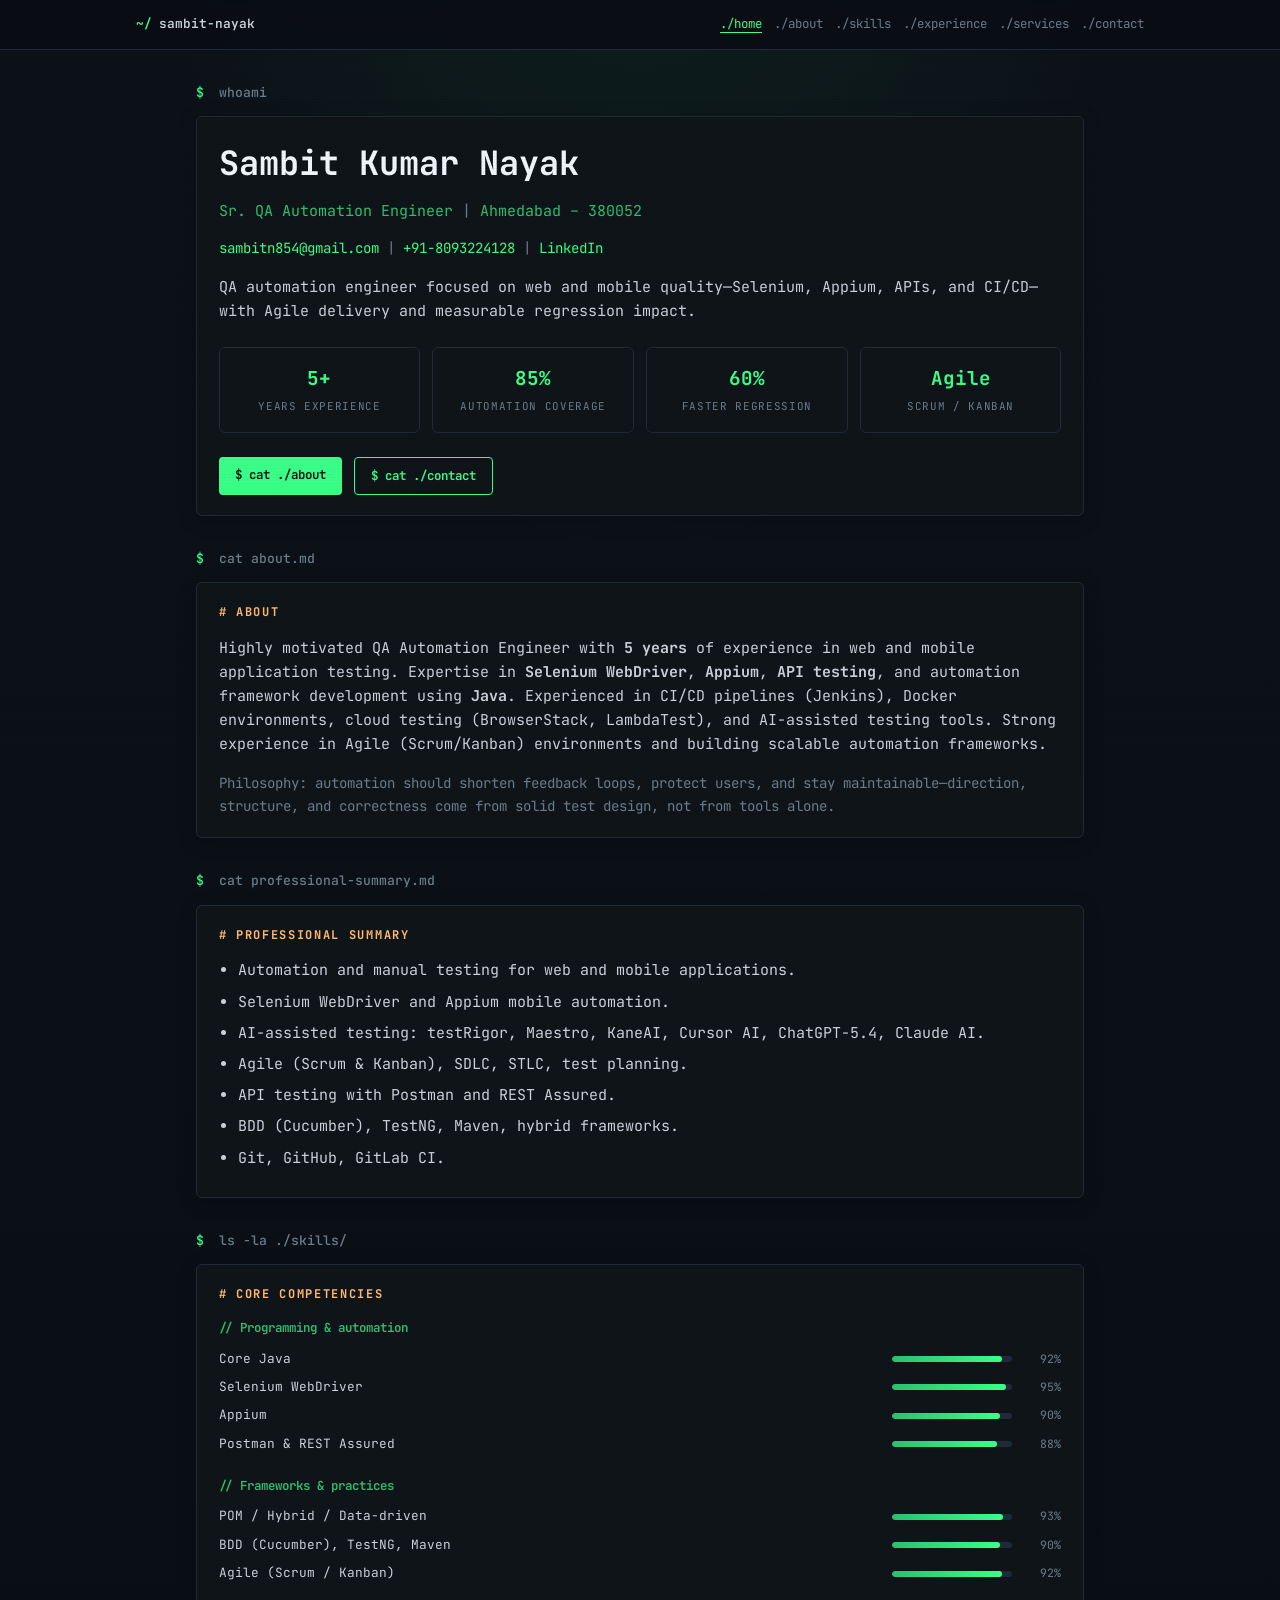
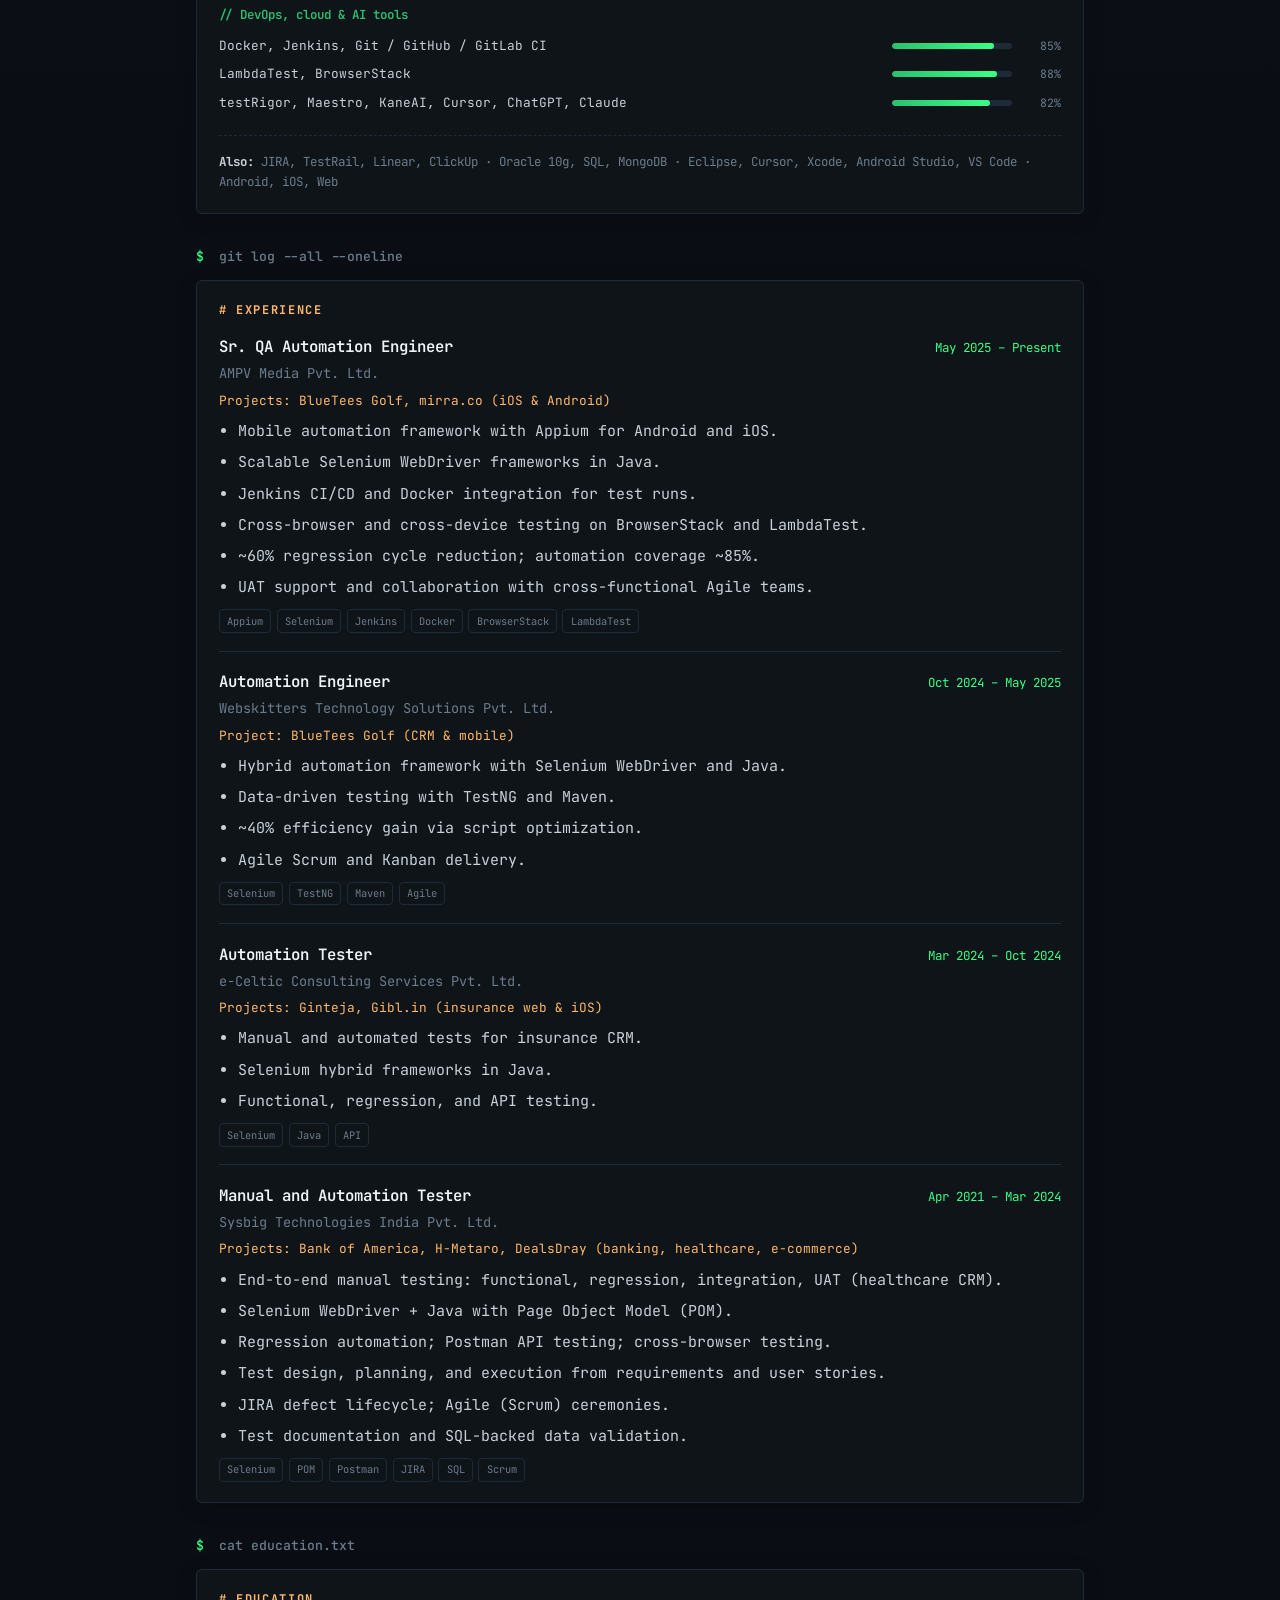
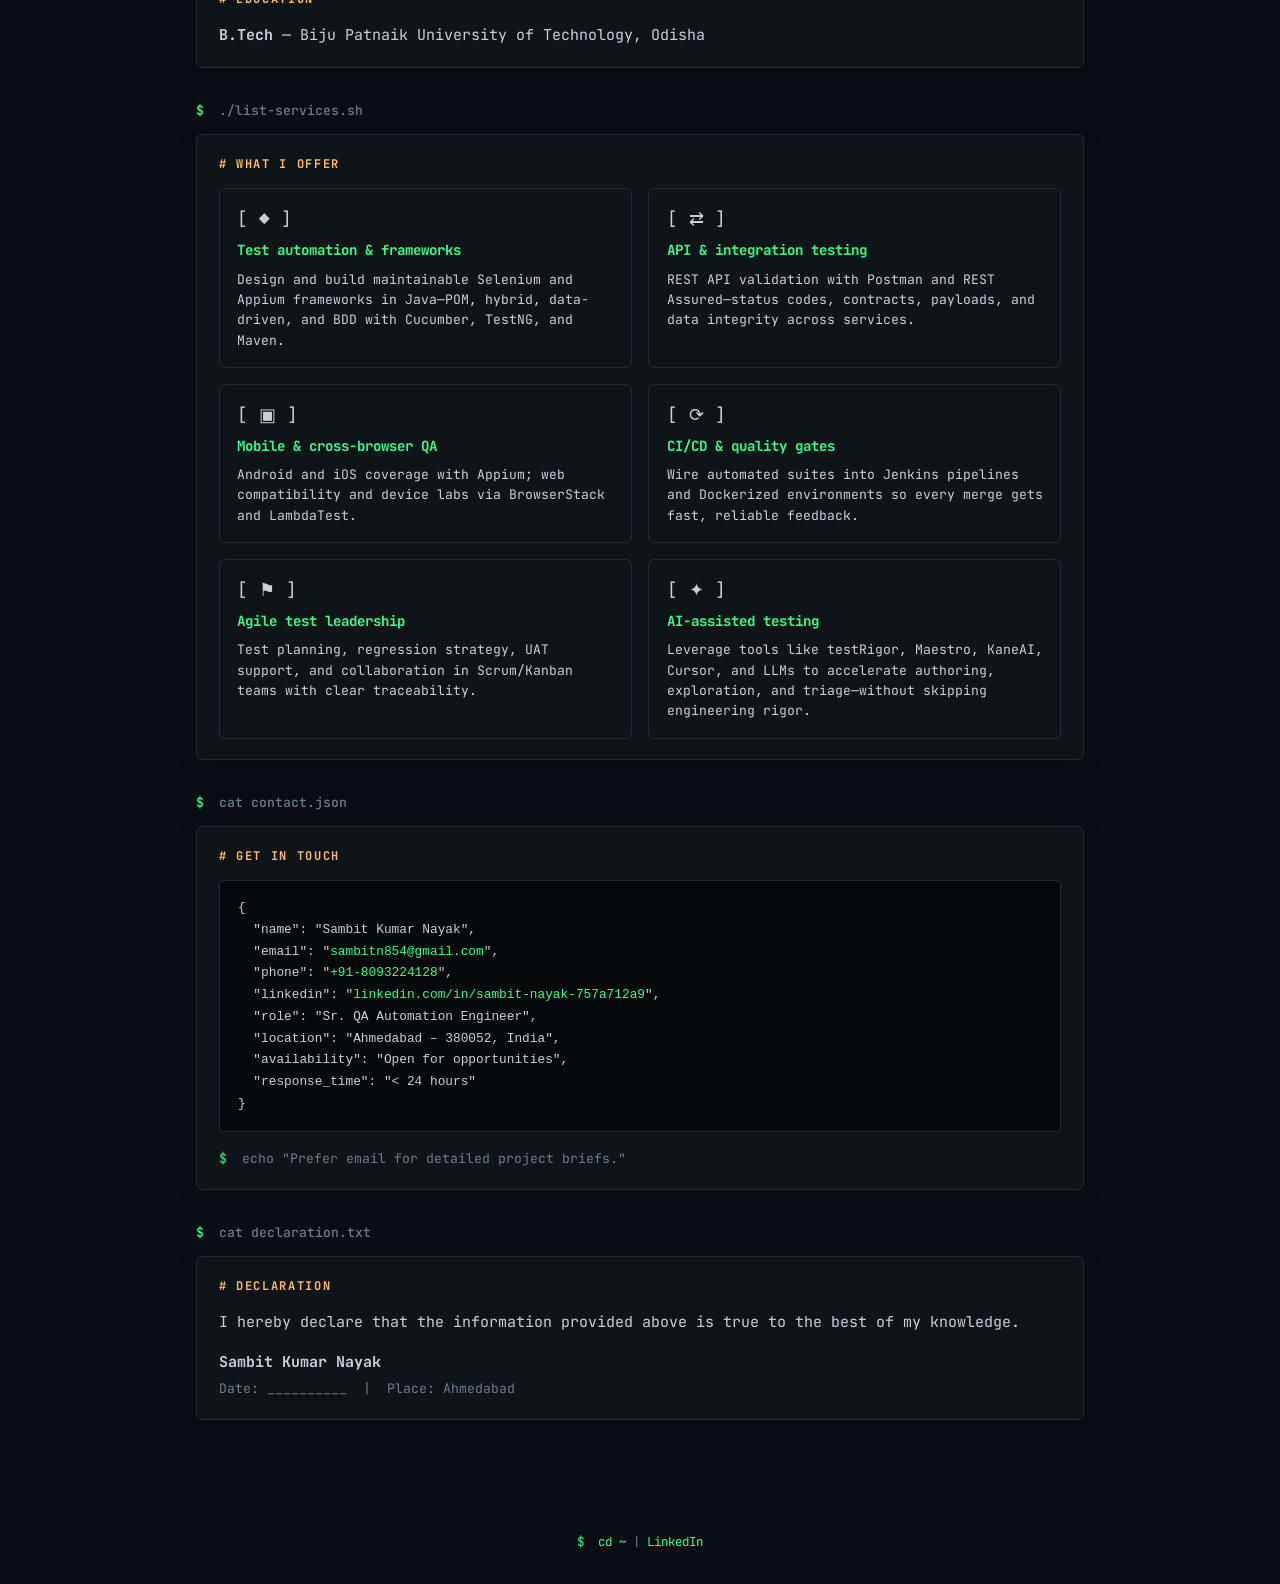
<file: index.html>
<!DOCTYPE html>
<html lang="en">
<head>
  <meta charset="UTF-8" />
  <meta name="viewport" content="width=device-width, initial-scale=1.0" />
  <title>Sambit Kumar Nayak — Sr. QA Automation Engineer</title>
  <link rel="canonical" href="https://www.sambit.com/" />
  <link rel="preconnect" href="https://fonts.googleapis.com" />
  <link rel="preconnect" href="https://fonts.gstatic.com" crossorigin />
  <link href="https://fonts.googleapis.com/css2?family=JetBrains+Mono:wght@400;500;600;700&display=swap" rel="stylesheet" />
  <link rel="stylesheet" href="assets/site.css" />
</head>
<body>
  <div class="boot-overlay" id="boot" aria-hidden="true">
    <div>
      <p class="boot-line"><span class="prompt">$</span> Initializing system...</p>
      <p class="boot-line"><span class="ok">Loading modules... [OK]</span></p>
      <p class="boot-line"><span class="ok">Starting services... [OK]</span></p>
    </div>
  </div>
  <div class="scanlines" aria-hidden="true"></div>

  <header class="site-header">
    <div class="site-header-inner">
      <a class="brand" href="#home"><span class="prompt">~/</span>sambit-nayak</a>
      <nav class="site-nav" aria-label="Primary">
        <a href="#home" data-nav="home">./home</a>
        <a href="#about" data-nav="about">./about</a>
        <a href="#skills" data-nav="skills">./skills</a>
        <a href="#experience" data-nav="experience">./experience</a>
        <a href="#services" data-nav="services">./services</a>
        <a href="#contact" data-nav="contact">./contact</a>
      </nav>
    </div>
  </header>

  <main class="wrap page-main">
    <section id="home" class="page-section" aria-label="Home">
      <p class="section-cmd"><span class="prompt">$</span> whoami</p>
      <div class="panel">
        <h1 class="hero-name">Sambit Kumar Nayak</h1>
        <p class="hero-role">Sr. QA Automation Engineer <span class="muted">|</span> Ahmedabad – 380052</p>
        <p class="hero-meta">
          <a href="mailto:sambitn854@gmail.com">sambitn854@gmail.com</a>
          <span class="muted"> | </span>
          <a href="tel:+918093224128">+91-8093224128</a>
          <span class="muted"> | </span>
          <a href="https://www.linkedin.com/in/sambit-nayak-757a712a9" target="_blank" rel="noopener noreferrer">LinkedIn</a>
        </p>
        <p class="lead" style="margin-top:1rem">
          QA automation engineer focused on web and mobile quality—Selenium, Appium, APIs, and CI/CD—with Agile delivery and measurable regression impact.
        </p>
        <div class="stats" aria-label="Highlights">
          <div class="stat"><span class="stat-num">5+</span><span class="stat-label">Years experience</span></div>
          <div class="stat"><span class="stat-num">85%</span><span class="stat-label">Automation coverage</span></div>
          <div class="stat"><span class="stat-num">60%</span><span class="stat-label">Faster regression</span></div>
          <div class="stat"><span class="stat-num">Agile</span><span class="stat-label">Scrum / Kanban</span></div>
        </div>
        <div class="cta-row">
          <a class="btn" href="#about">$ cat ./about</a>
          <a class="btn btn-ghost" href="#contact">$ cat ./contact</a>
        </div>
      </div>
    </section>

    <section id="about" class="page-section" aria-label="About">
      <p class="section-cmd"><span class="prompt">$</span> cat about.md</p>
      <div class="panel">
        <h2 class="hash-title"># About</h2>
        <p class="lead">
          Highly motivated QA Automation Engineer with <strong>5 years</strong> of experience in web and mobile application testing.
          Expertise in <strong>Selenium WebDriver</strong>, <strong>Appium</strong>, <strong>API testing</strong>, and automation framework development using <strong>Java</strong>.
          Experienced in CI/CD pipelines (Jenkins), Docker environments, cloud testing (BrowserStack, LambdaTest), and AI-assisted testing tools.
          Strong experience in Agile (Scrum/Kanban) environments and building scalable automation frameworks.
        </p>
        <p class="lead" style="margin-top:1rem;color:var(--muted);font-size:0.88rem">
          Philosophy: automation should shorten feedback loops, protect users, and stay maintainable—direction, structure, and correctness come from solid test design, not from tools alone.
        </p>
      </div>

      <p class="section-cmd"><span class="prompt">$</span> cat professional-summary.md</p>
      <div class="panel">
        <h2 class="hash-title"># Professional summary</h2>
        <ul class="bullet-list">
          <li>Automation and manual testing for web and mobile applications.</li>
          <li>Selenium WebDriver and Appium mobile automation.</li>
          <li>AI-assisted testing: testRigor, Maestro, KaneAI, Cursor AI, ChatGPT-5.4, Claude AI.</li>
          <li>Agile (Scrum &amp; Kanban), SDLC, STLC, test planning.</li>
          <li>API testing with Postman and REST Assured.</li>
          <li>BDD (Cucumber), TestNG, Maven, hybrid frameworks.</li>
          <li>Git, GitHub, GitLab CI.</li>
        </ul>
      </div>
    </section>

    <section id="skills" class="page-section" aria-label="Skills">
      <p class="section-cmd"><span class="prompt">$</span> ls -la ./skills/</p>
      <div class="panel">
        <h2 class="hash-title"># Core competencies</h2>

        <div class="skill-group">
          <h3 class="skill-group-title">// Programming &amp; automation</h3>
          <div class="skill-bar"><span class="skill-name">Core Java</span><div class="bar"><i style="width:92%"></i></div><span class="pct">92%</span></div>
          <div class="skill-bar"><span class="skill-name">Selenium WebDriver</span><div class="bar"><i style="width:95%"></i></div><span class="pct">95%</span></div>
          <div class="skill-bar"><span class="skill-name">Appium</span><div class="bar"><i style="width:90%"></i></div><span class="pct">90%</span></div>
          <div class="skill-bar"><span class="skill-name">Postman &amp; REST Assured</span><div class="bar"><i style="width:88%"></i></div><span class="pct">88%</span></div>
        </div>

        <div class="skill-group">
          <h3 class="skill-group-title">// Frameworks &amp; practices</h3>
          <div class="skill-bar"><span class="skill-name">POM / Hybrid / Data-driven</span><div class="bar"><i style="width:93%"></i></div><span class="pct">93%</span></div>
          <div class="skill-bar"><span class="skill-name">BDD (Cucumber), TestNG, Maven</span><div class="bar"><i style="width:90%"></i></div><span class="pct">90%</span></div>
          <div class="skill-bar"><span class="skill-name">Agile (Scrum / Kanban)</span><div class="bar"><i style="width:92%"></i></div><span class="pct">92%</span></div>
        </div>

        <div class="skill-group">
          <h3 class="skill-group-title">// DevOps, cloud &amp; AI tools</h3>
          <div class="skill-bar"><span class="skill-name">Docker, Jenkins, Git / GitHub / GitLab CI</span><div class="bar"><i style="width:85%"></i></div><span class="pct">85%</span></div>
          <div class="skill-bar"><span class="skill-name">LambdaTest, BrowserStack</span><div class="bar"><i style="width:88%"></i></div><span class="pct">88%</span></div>
          <div class="skill-bar"><span class="skill-name">testRigor, Maestro, KaneAI, Cursor, ChatGPT, Claude</span><div class="bar"><i style="width:82%"></i></div><span class="pct">82%</span></div>
        </div>

        <p class="muted" style="margin:0;font-size:0.78rem;line-height:1.65;border-top:1px dashed var(--border);padding-top:1rem">
          <strong style="color:var(--text)">Also:</strong> JIRA, TestRail, Linear, ClickUp · Oracle 10g, SQL, MongoDB · Eclipse, Cursor, Xcode, Android Studio, VS Code · Android, iOS, Web
        </p>
      </div>
    </section>

    <section id="experience" class="page-section" aria-label="Experience">
      <p class="section-cmd"><span class="prompt">$</span> git log --all --oneline</p>
      <div class="panel">
        <h2 class="hash-title"># Experience</h2>

        <article class="job">
          <div class="job-head">
            <h3 class="job-title">Sr. QA Automation Engineer</h3>
            <p class="job-dates">May 2025 – Present</p>
          </div>
          <p class="job-co">AMPV Media Pvt. Ltd.</p>
          <p class="job-proj">Projects: BlueTees Golf, mirra.co (iOS &amp; Android)</p>
          <ul class="bullet-list">
            <li>Mobile automation framework with Appium for Android and iOS.</li>
            <li>Scalable Selenium WebDriver frameworks in Java.</li>
            <li>Jenkins CI/CD and Docker integration for test runs.</li>
            <li>Cross-browser and cross-device testing on BrowserStack and LambdaTest.</li>
            <li>~60% regression cycle reduction; automation coverage ~85%.</li>
            <li>UAT support and collaboration with cross-functional Agile teams.</li>
          </ul>
          <div class="tag-row">
            <span class="tag">Appium</span><span class="tag">Selenium</span><span class="tag">Jenkins</span><span class="tag">Docker</span><span class="tag">BrowserStack</span><span class="tag">LambdaTest</span>
          </div>
        </article>

        <article class="job">
          <div class="job-head">
            <h3 class="job-title">Automation Engineer</h3>
            <p class="job-dates">Oct 2024 – May 2025</p>
          </div>
          <p class="job-co">Webskitters Technology Solutions Pvt. Ltd.</p>
          <p class="job-proj">Project: BlueTees Golf (CRM &amp; mobile)</p>
          <ul class="bullet-list">
            <li>Hybrid automation framework with Selenium WebDriver and Java.</li>
            <li>Data-driven testing with TestNG and Maven.</li>
            <li>~40% efficiency gain via script optimization.</li>
            <li>Agile Scrum and Kanban delivery.</li>
          </ul>
          <div class="tag-row">
            <span class="tag">Selenium</span><span class="tag">TestNG</span><span class="tag">Maven</span><span class="tag">Agile</span>
          </div>
        </article>

        <article class="job">
          <div class="job-head">
            <h3 class="job-title">Automation Tester</h3>
            <p class="job-dates">Mar 2024 – Oct 2024</p>
          </div>
          <p class="job-co">e-Celtic Consulting Services Pvt. Ltd.</p>
          <p class="job-proj">Projects: Ginteja, Gibl.in (insurance web &amp; iOS)</p>
          <ul class="bullet-list">
            <li>Manual and automated tests for insurance CRM.</li>
            <li>Selenium hybrid frameworks in Java.</li>
            <li>Functional, regression, and API testing.</li>
          </ul>
          <div class="tag-row">
            <span class="tag">Selenium</span><span class="tag">Java</span><span class="tag">API</span>
          </div>
        </article>

        <article class="job">
          <div class="job-head">
            <h3 class="job-title">Manual and Automation Tester</h3>
            <p class="job-dates">Apr 2021 – Mar 2024</p>
          </div>
          <p class="job-co">Sysbig Technologies India Pvt. Ltd.</p>
          <p class="job-proj">Projects: Bank of America, H-Metaro, DealsDray (banking, healthcare, e-commerce)</p>
          <ul class="bullet-list">
            <li>End-to-end manual testing: functional, regression, integration, UAT (healthcare CRM).</li>
            <li>Selenium WebDriver + Java with Page Object Model (POM).</li>
            <li>Regression automation; Postman API testing; cross-browser testing.</li>
            <li>Test design, planning, and execution from requirements and user stories.</li>
            <li>JIRA defect lifecycle; Agile (Scrum) ceremonies.</li>
            <li>Test documentation and SQL-backed data validation.</li>
          </ul>
          <div class="tag-row">
            <span class="tag">Selenium</span><span class="tag">POM</span><span class="tag">Postman</span><span class="tag">JIRA</span><span class="tag">SQL</span><span class="tag">Scrum</span>
          </div>
        </article>
      </div>

      <p class="section-cmd"><span class="prompt">$</span> cat education.txt</p>
      <div class="panel">
        <h2 class="hash-title"># Education</h2>
        <p class="lead"><strong>B.Tech</strong> — Biju Patnaik University of Technology, Odisha</p>
      </div>
    </section>

    <section id="services" class="page-section" aria-label="Services">
      <p class="section-cmd"><span class="prompt">$</span> ./list-services.sh</p>
      <div class="panel">
        <h2 class="hash-title"># What I offer</h2>
        <div class="service-grid">
          <div class="service-card">
            <span class="service-icon" aria-hidden="true">[ ◆ ]</span>
            <h3>Test automation &amp; frameworks</h3>
            <p>Design and build maintainable Selenium and Appium frameworks in Java—POM, hybrid, data-driven, and BDD with Cucumber, TestNG, and Maven.</p>
          </div>
          <div class="service-card">
            <span class="service-icon" aria-hidden="true">[ ⇄ ]</span>
            <h3>API &amp; integration testing</h3>
            <p>REST API validation with Postman and REST Assured—status codes, contracts, payloads, and data integrity across services.</p>
          </div>
          <div class="service-card">
            <span class="service-icon" aria-hidden="true">[ ▣ ]</span>
            <h3>Mobile &amp; cross-browser QA</h3>
            <p>Android and iOS coverage with Appium; web compatibility and device labs via BrowserStack and LambdaTest.</p>
          </div>
          <div class="service-card">
            <span class="service-icon" aria-hidden="true">[ ⟳ ]</span>
            <h3>CI/CD &amp; quality gates</h3>
            <p>Wire automated suites into Jenkins pipelines and Dockerized environments so every merge gets fast, reliable feedback.</p>
          </div>
          <div class="service-card">
            <span class="service-icon" aria-hidden="true">[ ⚑ ]</span>
            <h3>Agile test leadership</h3>
            <p>Test planning, regression strategy, UAT support, and collaboration in Scrum/Kanban teams with clear traceability.</p>
          </div>
          <div class="service-card">
            <span class="service-icon" aria-hidden="true">[ ✦ ]</span>
            <h3>AI-assisted testing</h3>
            <p>Leverage tools like testRigor, Maestro, KaneAI, Cursor, and LLMs to accelerate authoring, exploration, and triage—without skipping engineering rigor.</p>
          </div>
        </div>
      </div>
    </section>

    <section id="contact" class="page-section" aria-label="Contact">
      <p class="section-cmd"><span class="prompt">$</span> cat contact.json</p>
      <div class="panel">
        <h2 class="hash-title"># Get in touch</h2>
        <pre class="json-block"><code>{
  "name": "Sambit Kumar Nayak",
  "email": "<a href="mailto:sambitn854@gmail.com">sambitn854@gmail.com</a>",
  "phone": "<a href="tel:+918093224128">+91-8093224128</a>",
  "linkedin": "<a href="https://www.linkedin.com/in/sambit-nayak-757a712a9" target="_blank" rel="noopener noreferrer">linkedin.com/in/sambit-nayak-757a712a9</a>",
  "role": "Sr. QA Automation Engineer",
  "location": "Ahmedabad – 380052, India",
  "availability": "Open for opportunities",
  "response_time": "&lt; 24 hours"
}</code></pre>
        <p class="muted" style="margin:1rem 0 0;font-size:0.82rem">
          <span class="prompt">$</span> echo "Prefer email for detailed project briefs."
        </p>
      </div>

      <p class="section-cmd"><span class="prompt">$</span> cat declaration.txt</p>
      <div class="panel">
        <h2 class="hash-title"># Declaration</h2>
        <p class="lead">I hereby declare that the information provided above is true to the best of my knowledge.</p>
        <p style="margin:1rem 0 0.25rem"><strong>Sambit Kumar Nayak</strong></p>
        <p class="muted" style="margin:0;font-size:0.82rem">Date: __________ &nbsp;|&nbsp; Place: Ahmedabad</p>
      </div>
    </section>
  </main>

  <footer class="site-footer">
    <a href="#home"><span class="prompt">$</span> cd ~</a>
    <span class="muted"> | </span>
    <a href="https://www.linkedin.com/in/sambit-nayak-757a712a9" target="_blank" rel="noopener noreferrer">LinkedIn</a>
  </footer>

  <script src="assets/site.js"></script>
</body>
</html>
</file>
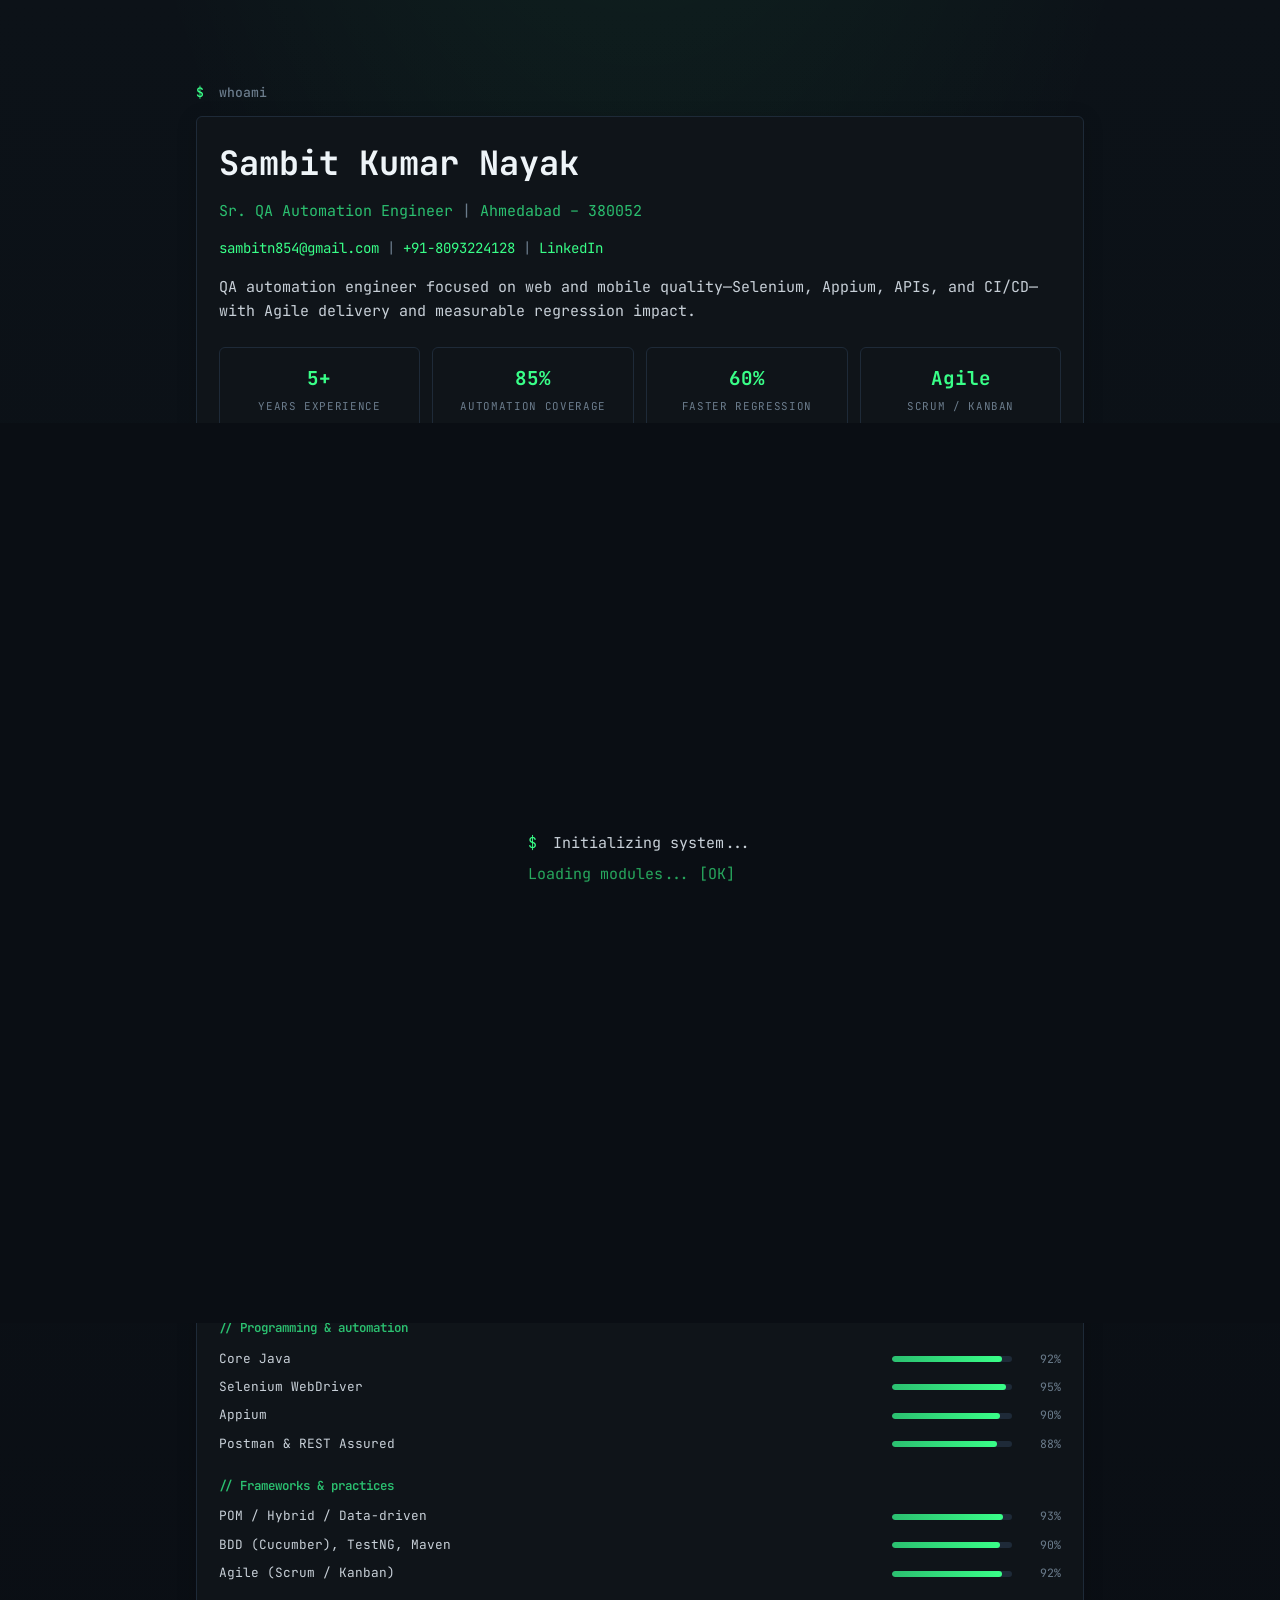
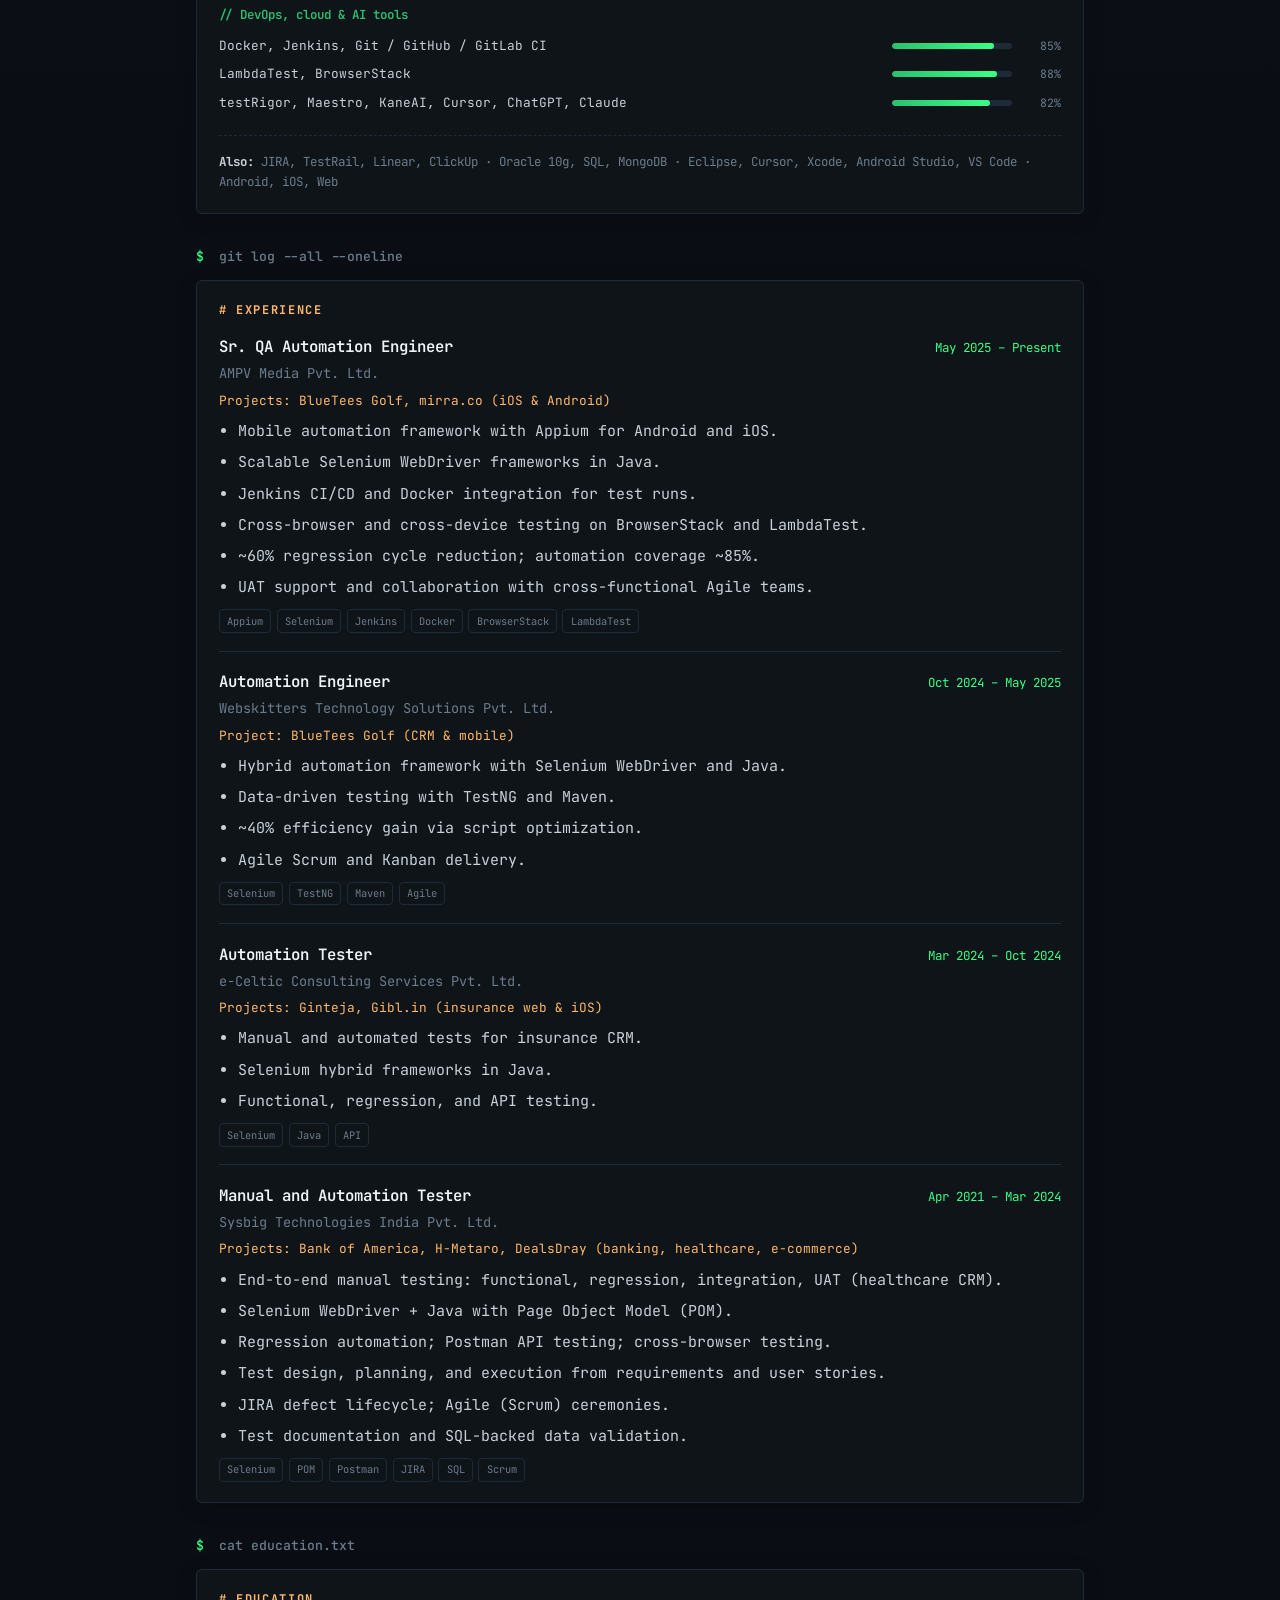
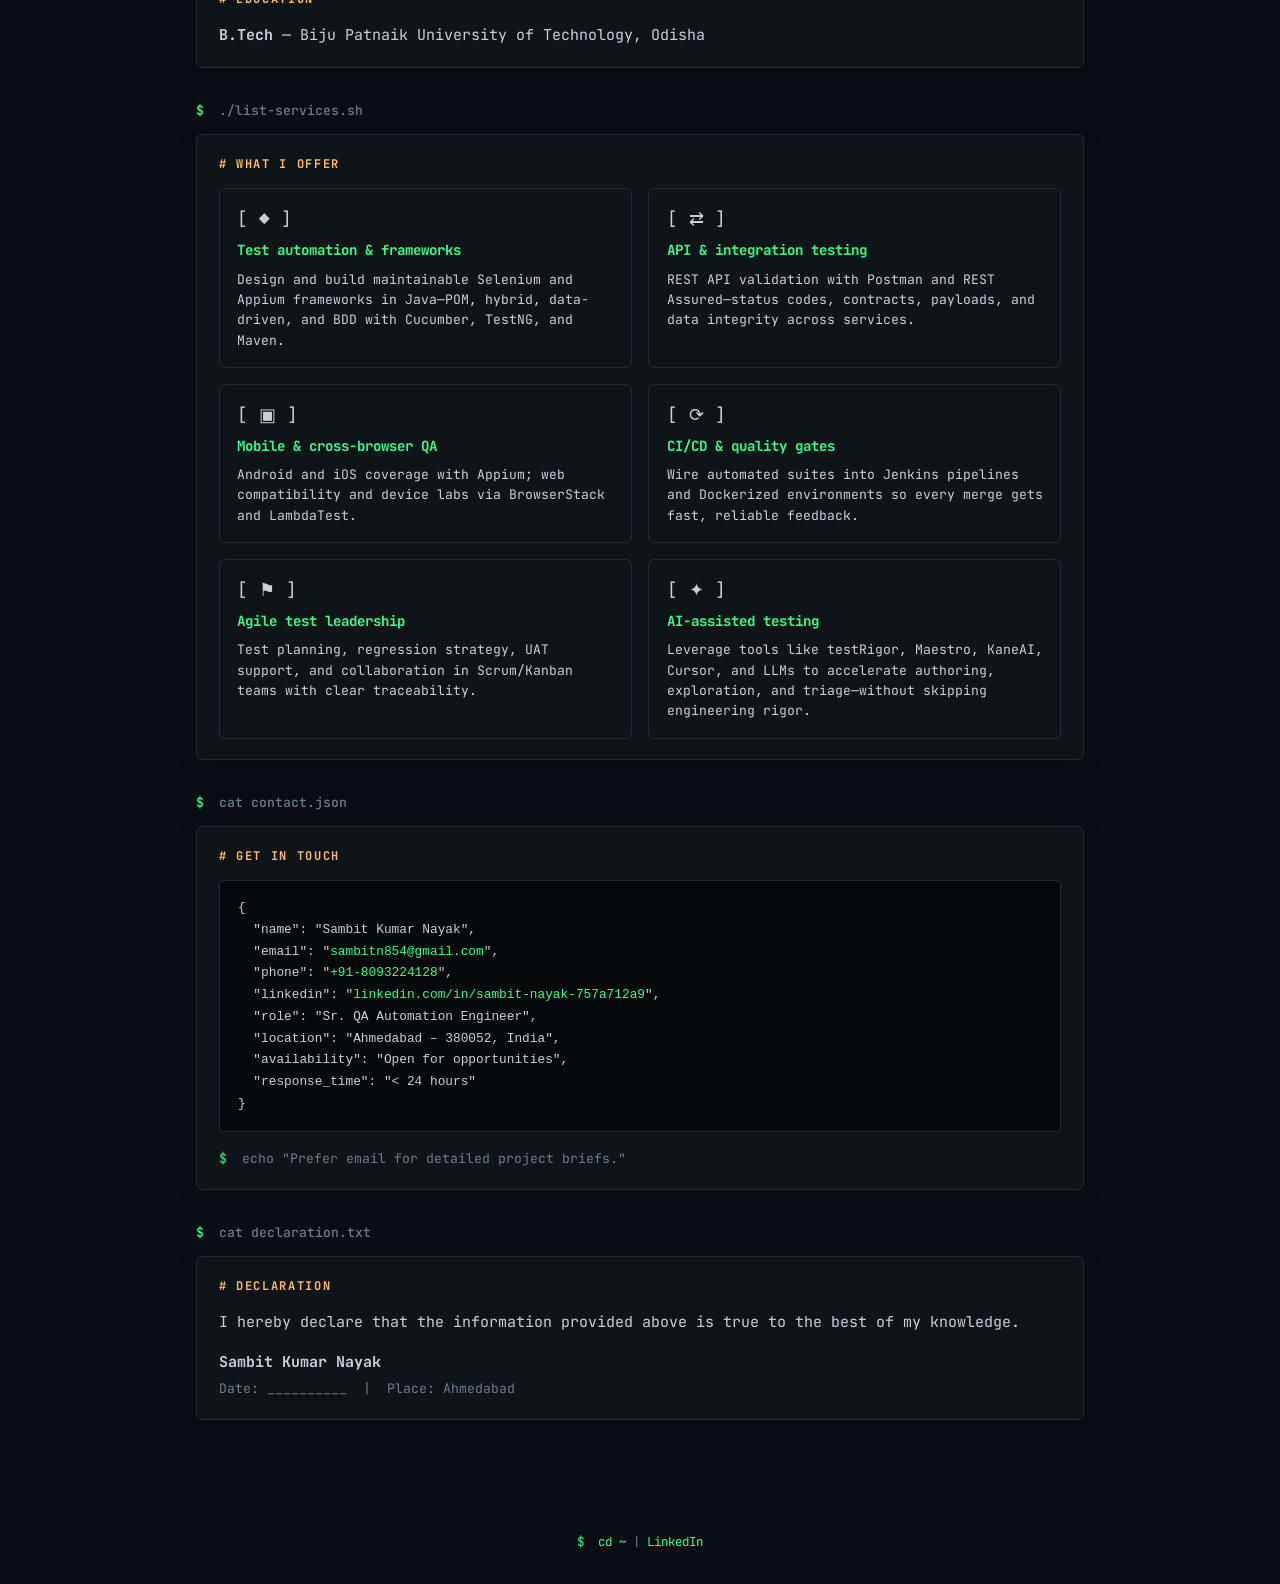
<file: about/index.html>
<!DOCTYPE html>
<html lang="en">
<head>
  <meta charset="UTF-8" />
  <meta http-equiv="refresh" content="0;url=../#about" />
  <meta name="viewport" content="width=device-width, initial-scale=1.0" />
  <title>Redirect…</title>
  <link rel="canonical" href="https://www.sambit.com/" />
</head>
<body style="margin:2rem;font-family:system-ui,sans-serif;background:#0a0e14;color:#c8d0d8">
  <p>Redirecting to <a href="../#about" style="color:#39ff88">#about</a>…</p>
</body>
</html>
</file>
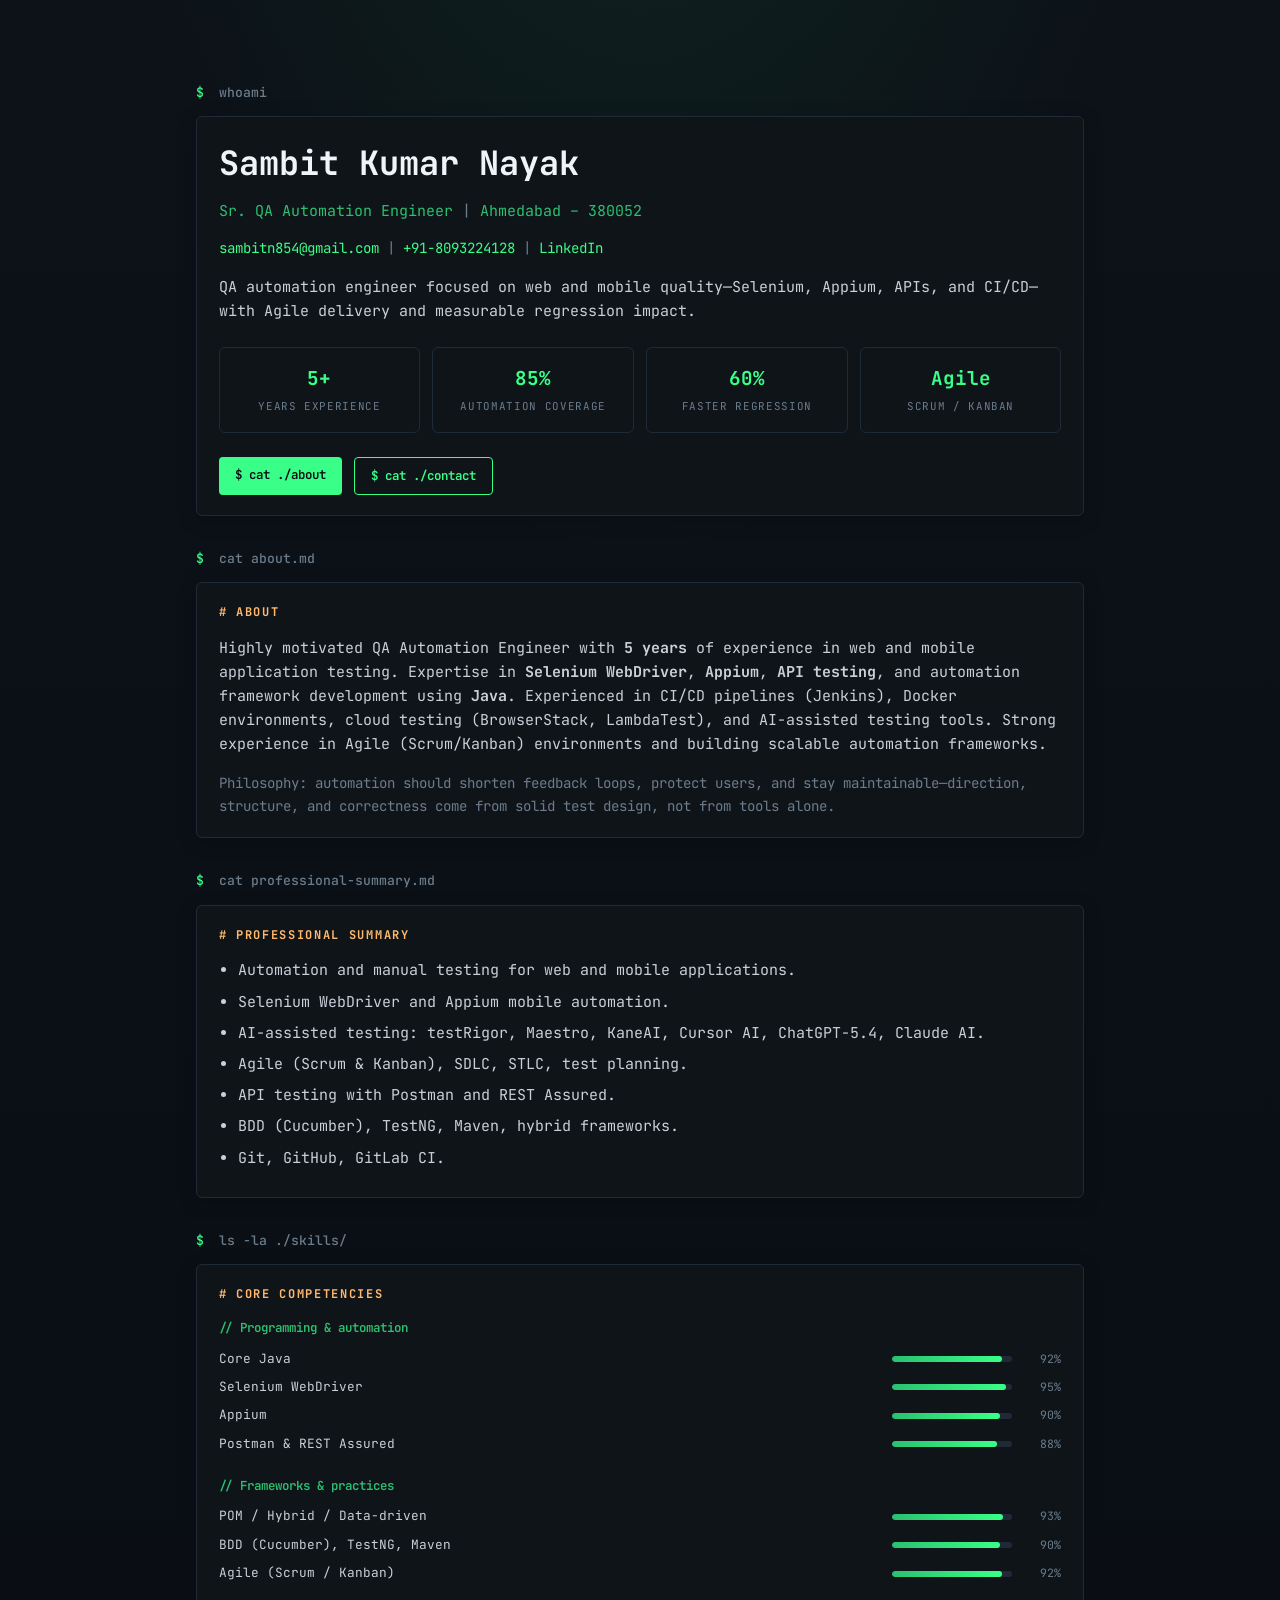
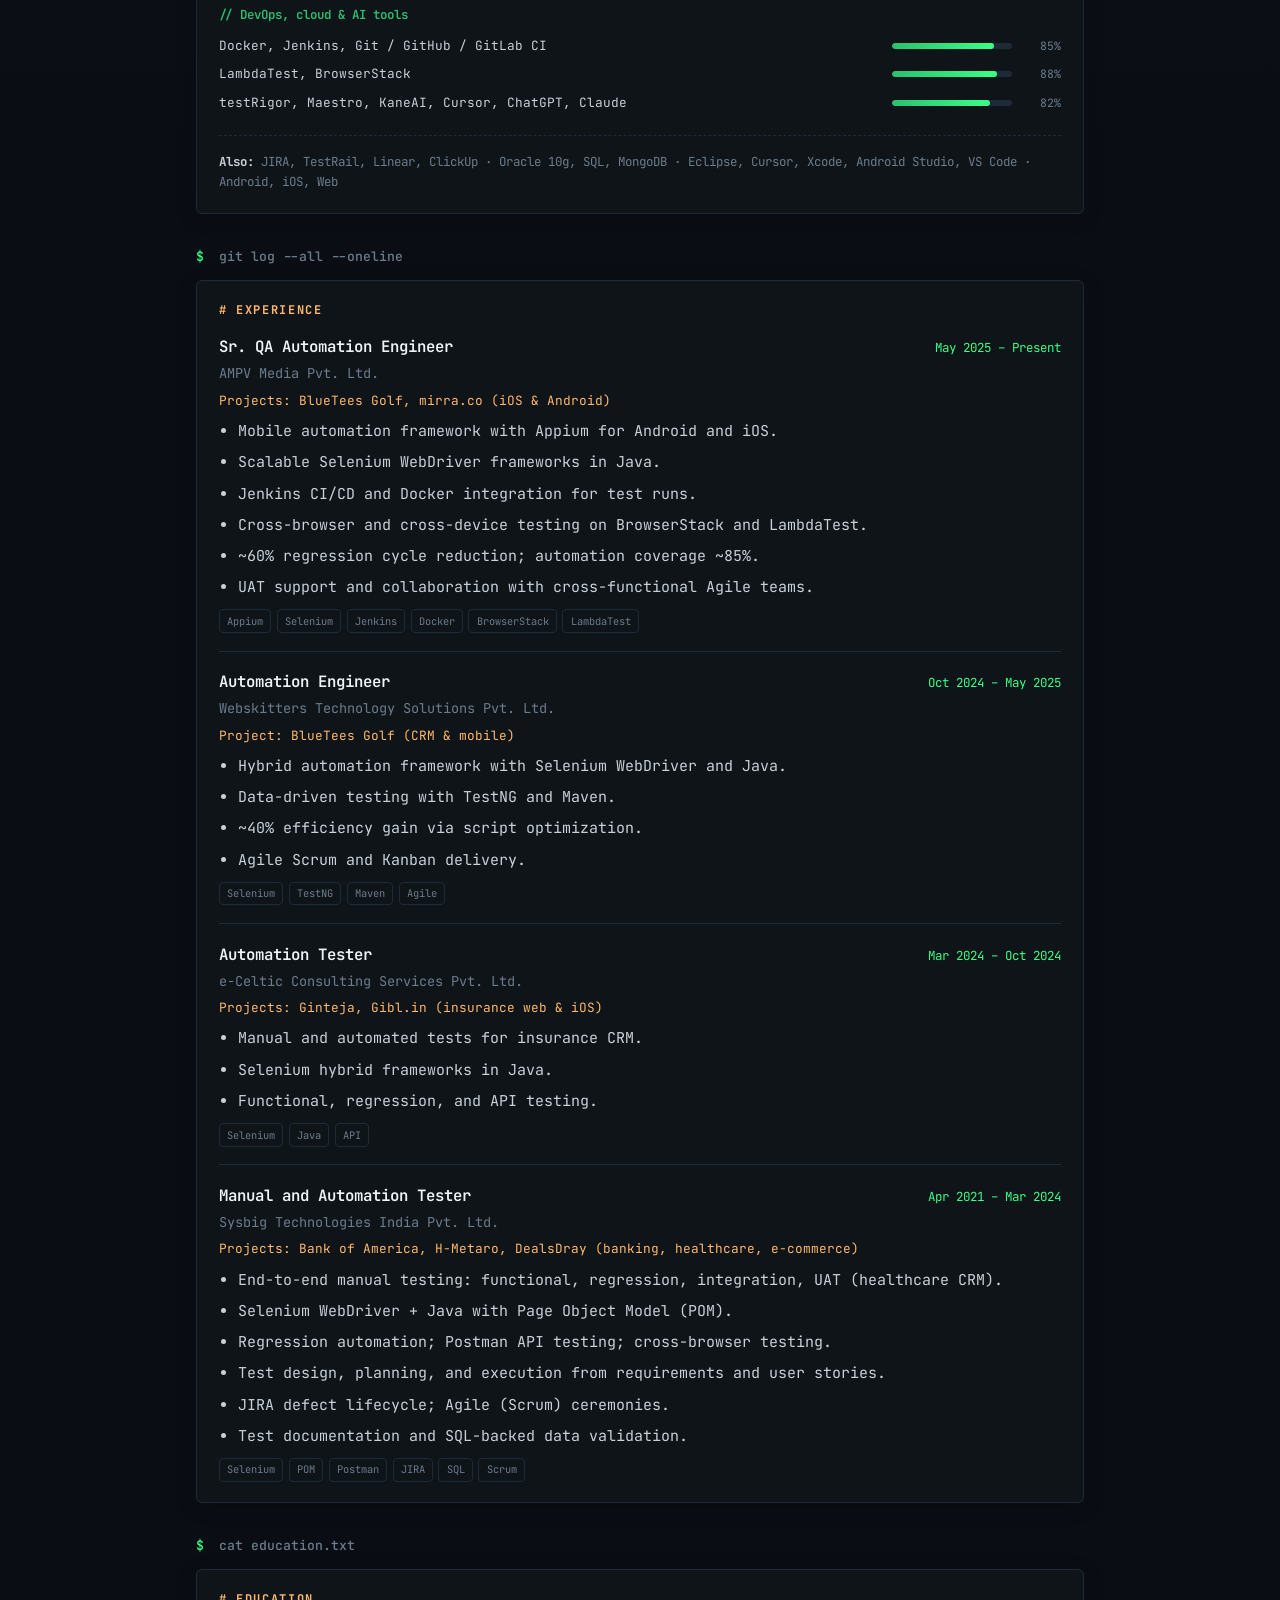
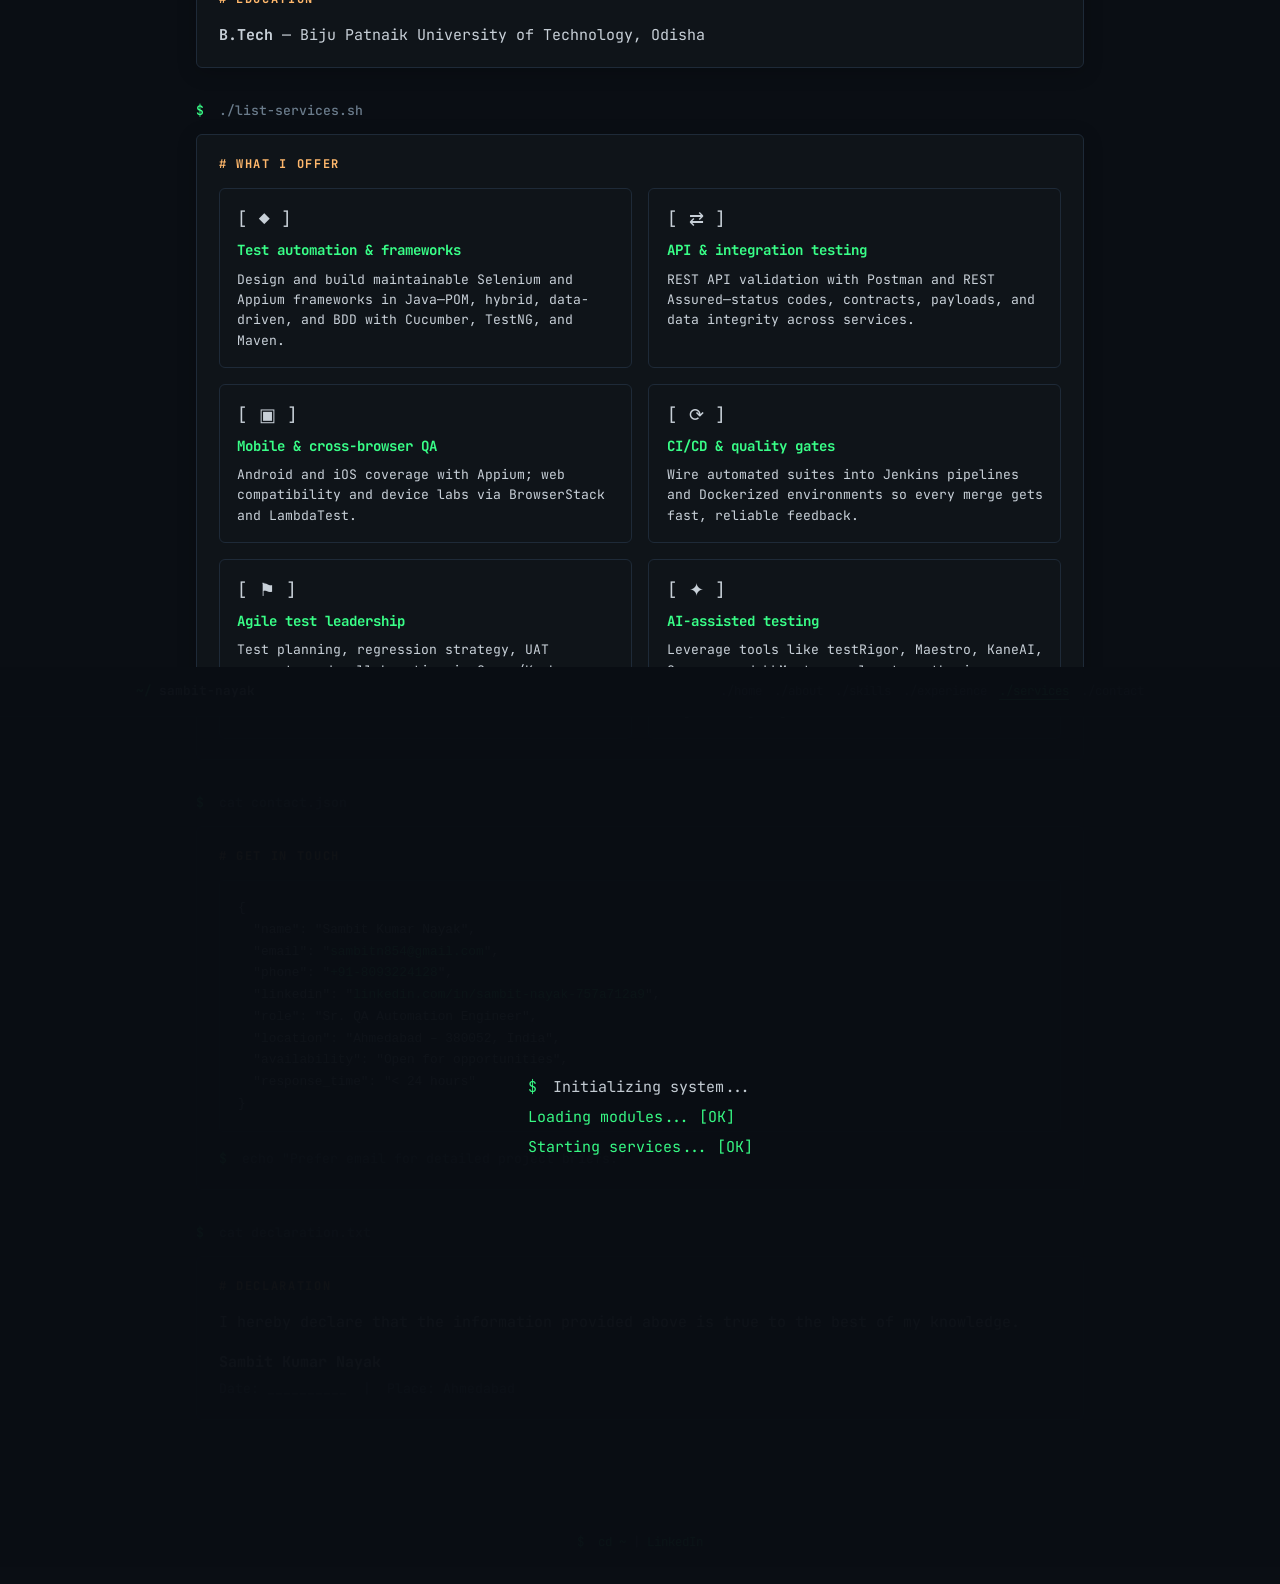
<file: contact/index.html>
<!DOCTYPE html>
<html lang="en">
<head>
  <meta charset="UTF-8" />
  <meta http-equiv="refresh" content="0;url=../#contact" />
  <meta name="viewport" content="width=device-width, initial-scale=1.0" />
  <title>Redirect…</title>
  <link rel="canonical" href="https://www.sambit.com/" />
</head>
<body style="margin:2rem;font-family:system-ui,sans-serif;background:#0a0e14;color:#c8d0d8">
  <p>Redirecting to <a href="../#contact" style="color:#39ff88">#contact</a>…</p>
</body>
</html>
</file>
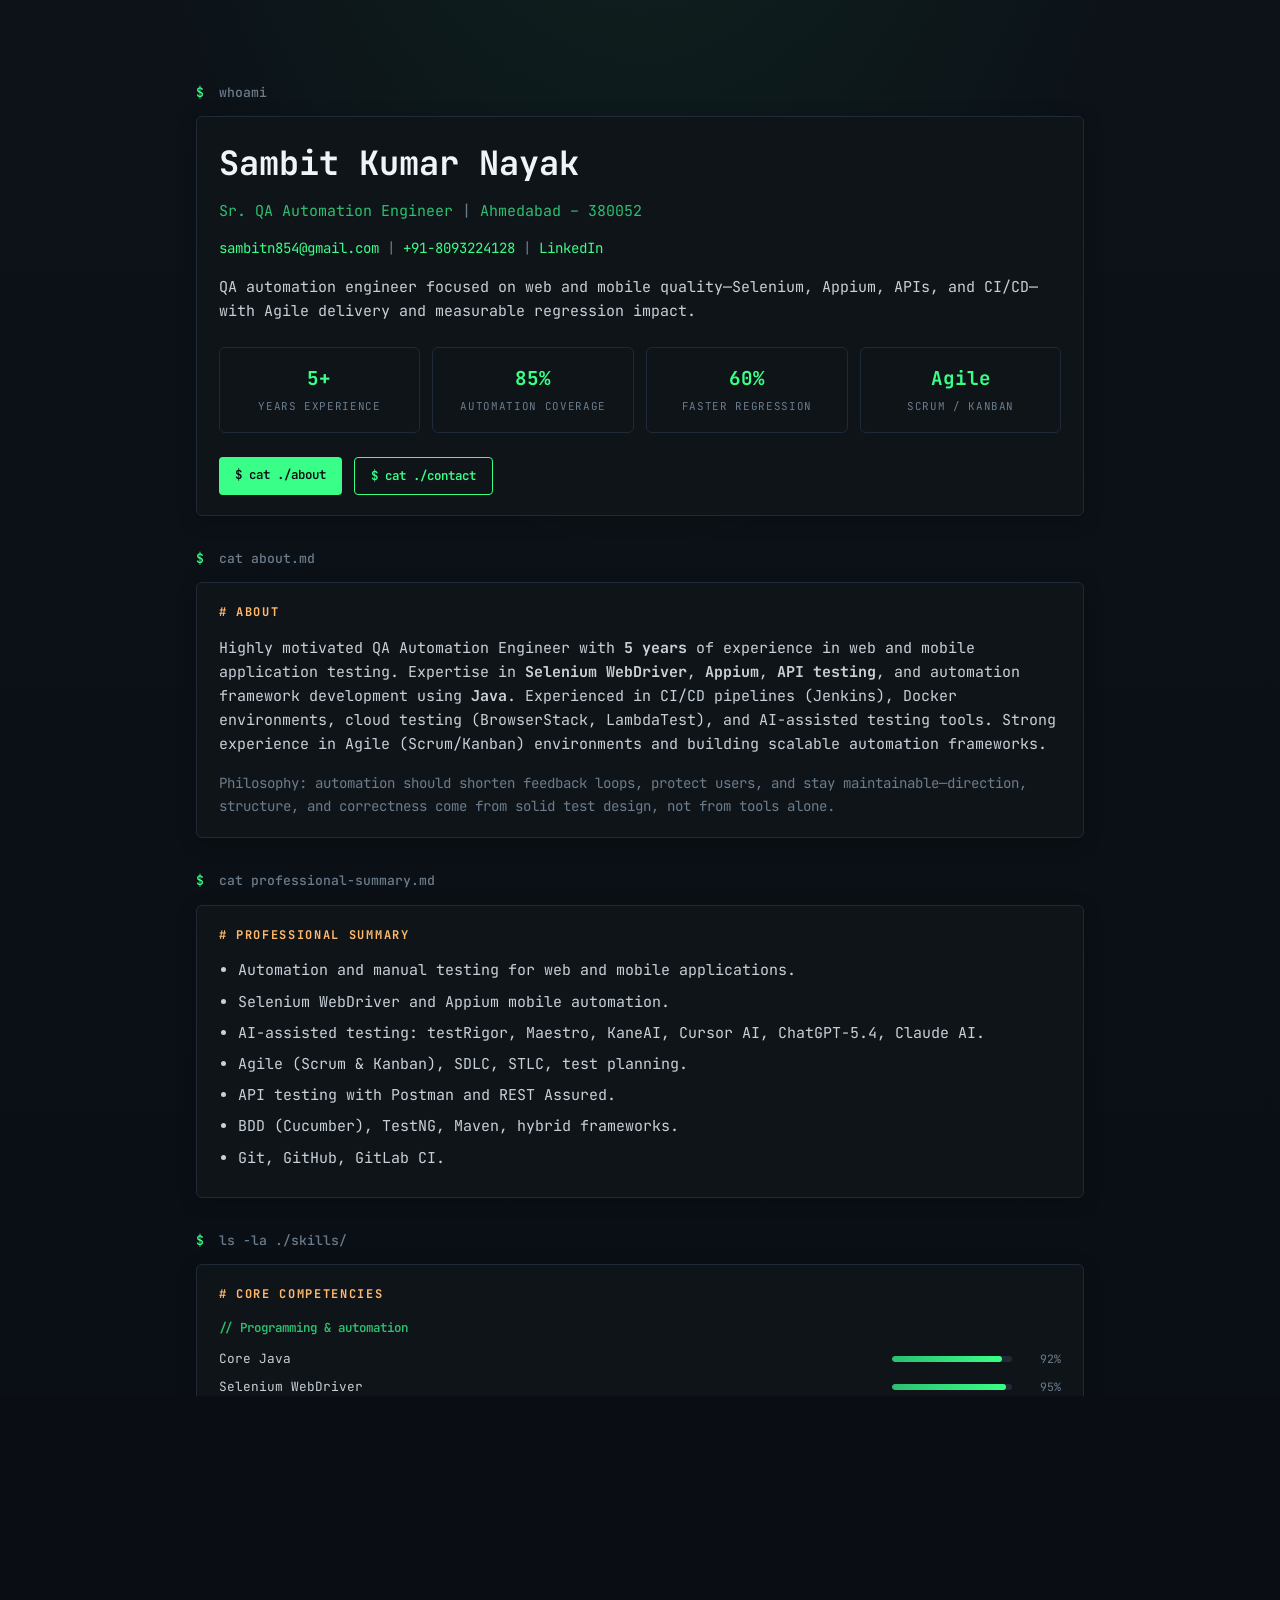
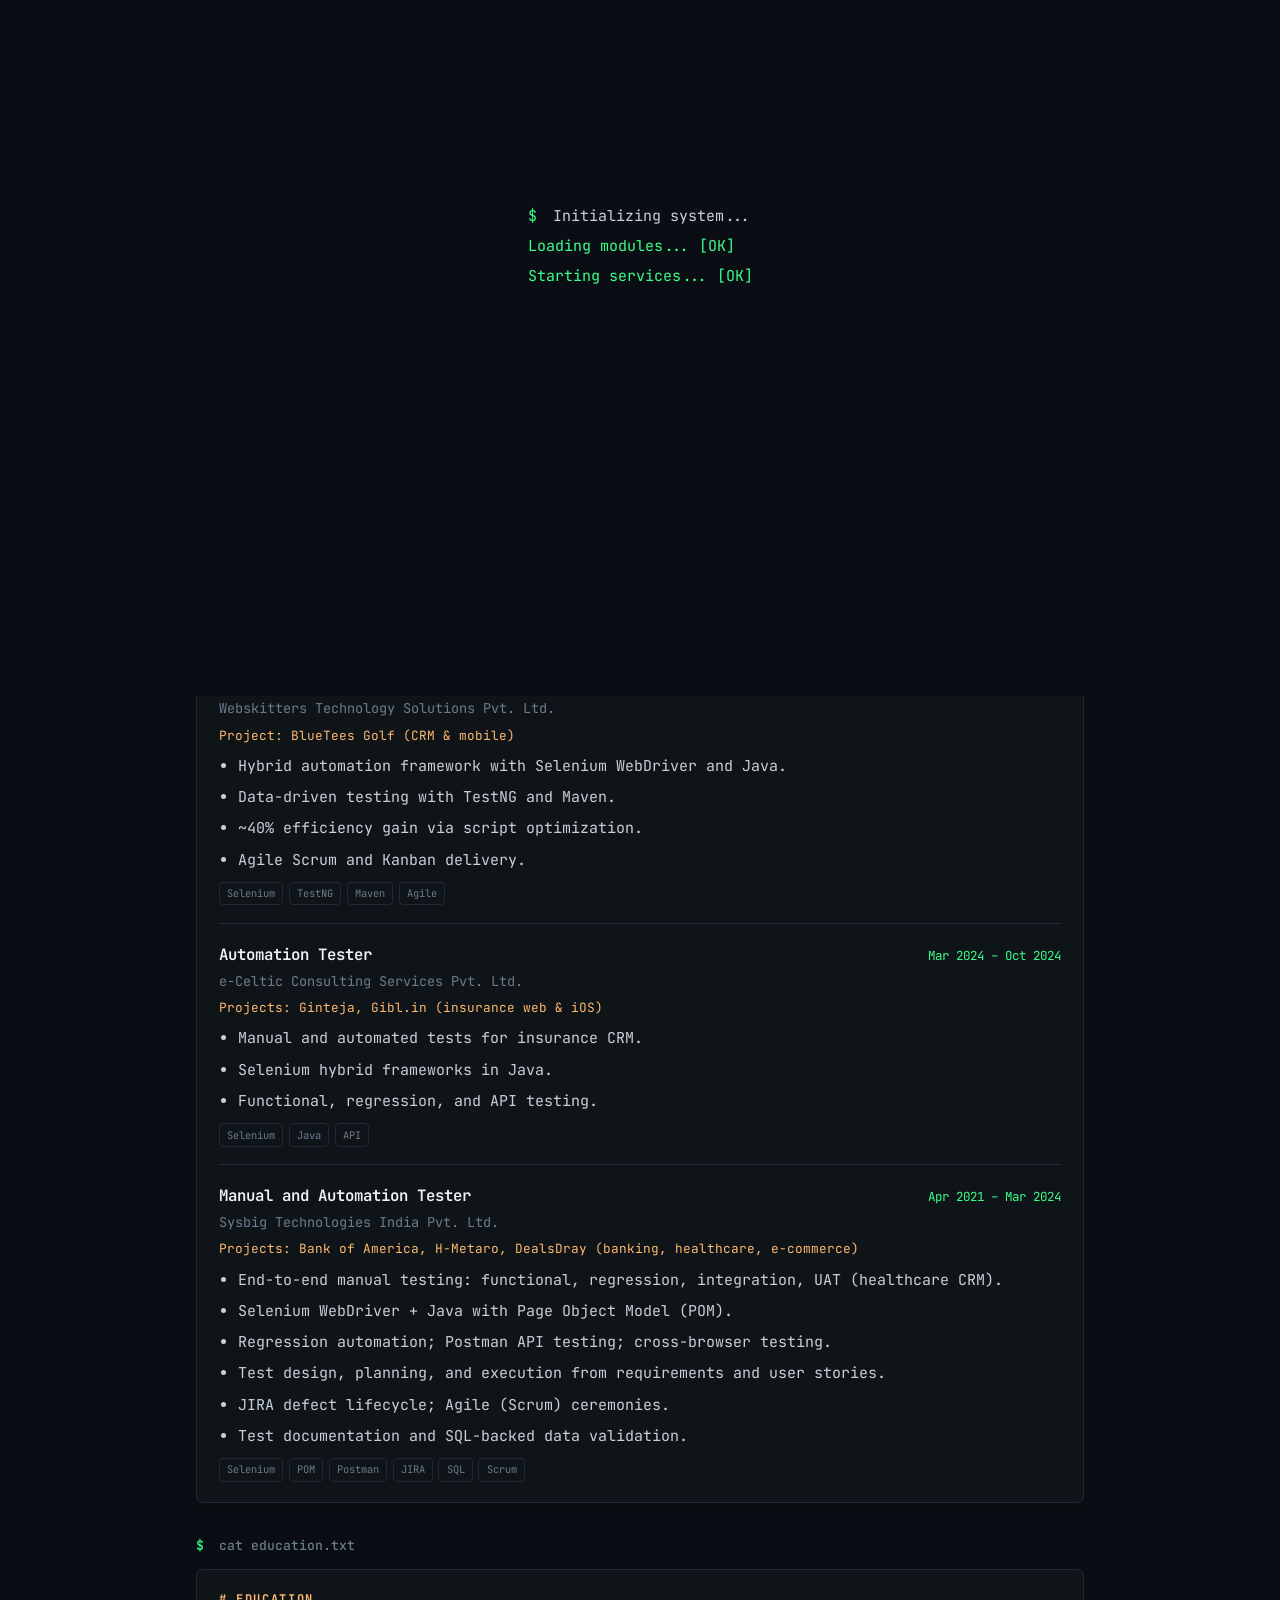
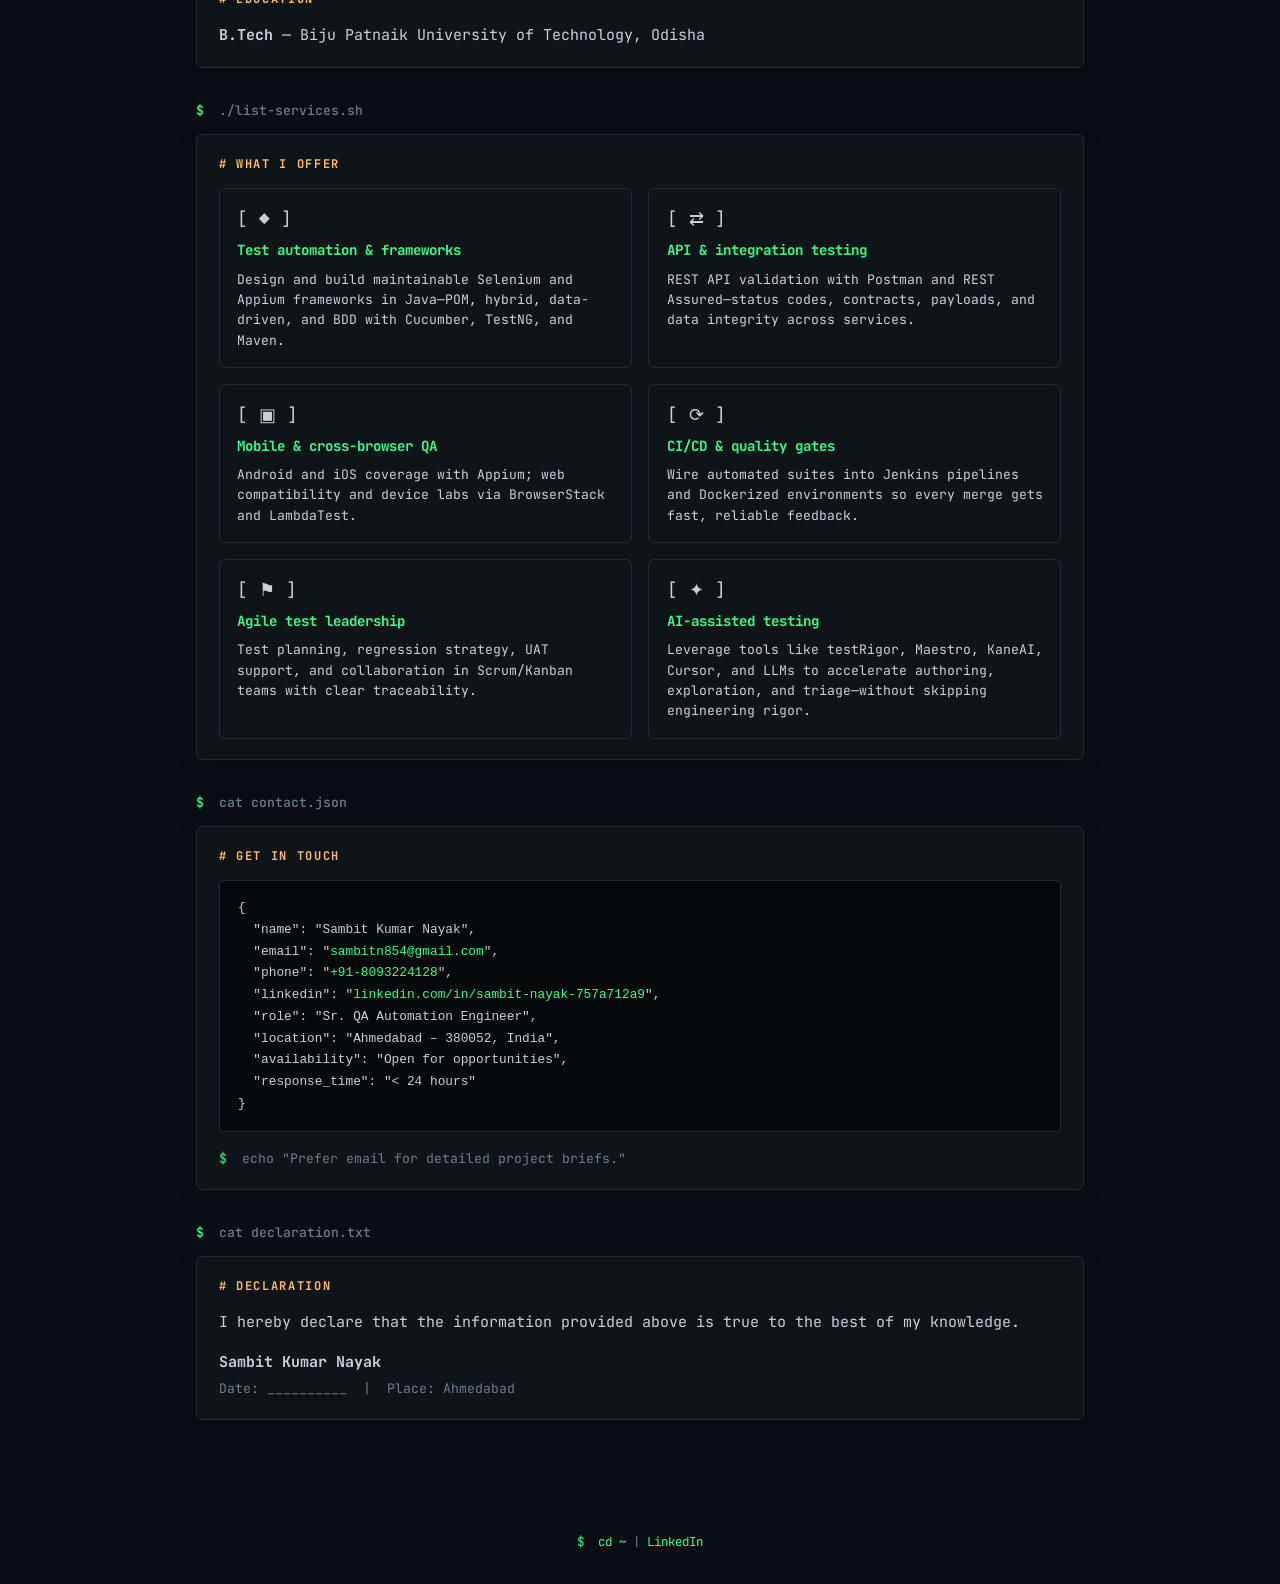
<file: experience/index.html>
<!DOCTYPE html>
<html lang="en">
<head>
  <meta charset="UTF-8" />
  <meta http-equiv="refresh" content="0;url=../#experience" />
  <meta name="viewport" content="width=device-width, initial-scale=1.0" />
  <title>Redirect…</title>
  <link rel="canonical" href="https://www.sambit.com/" />
</head>
<body style="margin:2rem;font-family:system-ui,sans-serif;background:#0a0e14;color:#c8d0d8">
  <p>Redirecting to <a href="../#experience" style="color:#39ff88">#experience</a>…</p>
</body>
</html>
</file>
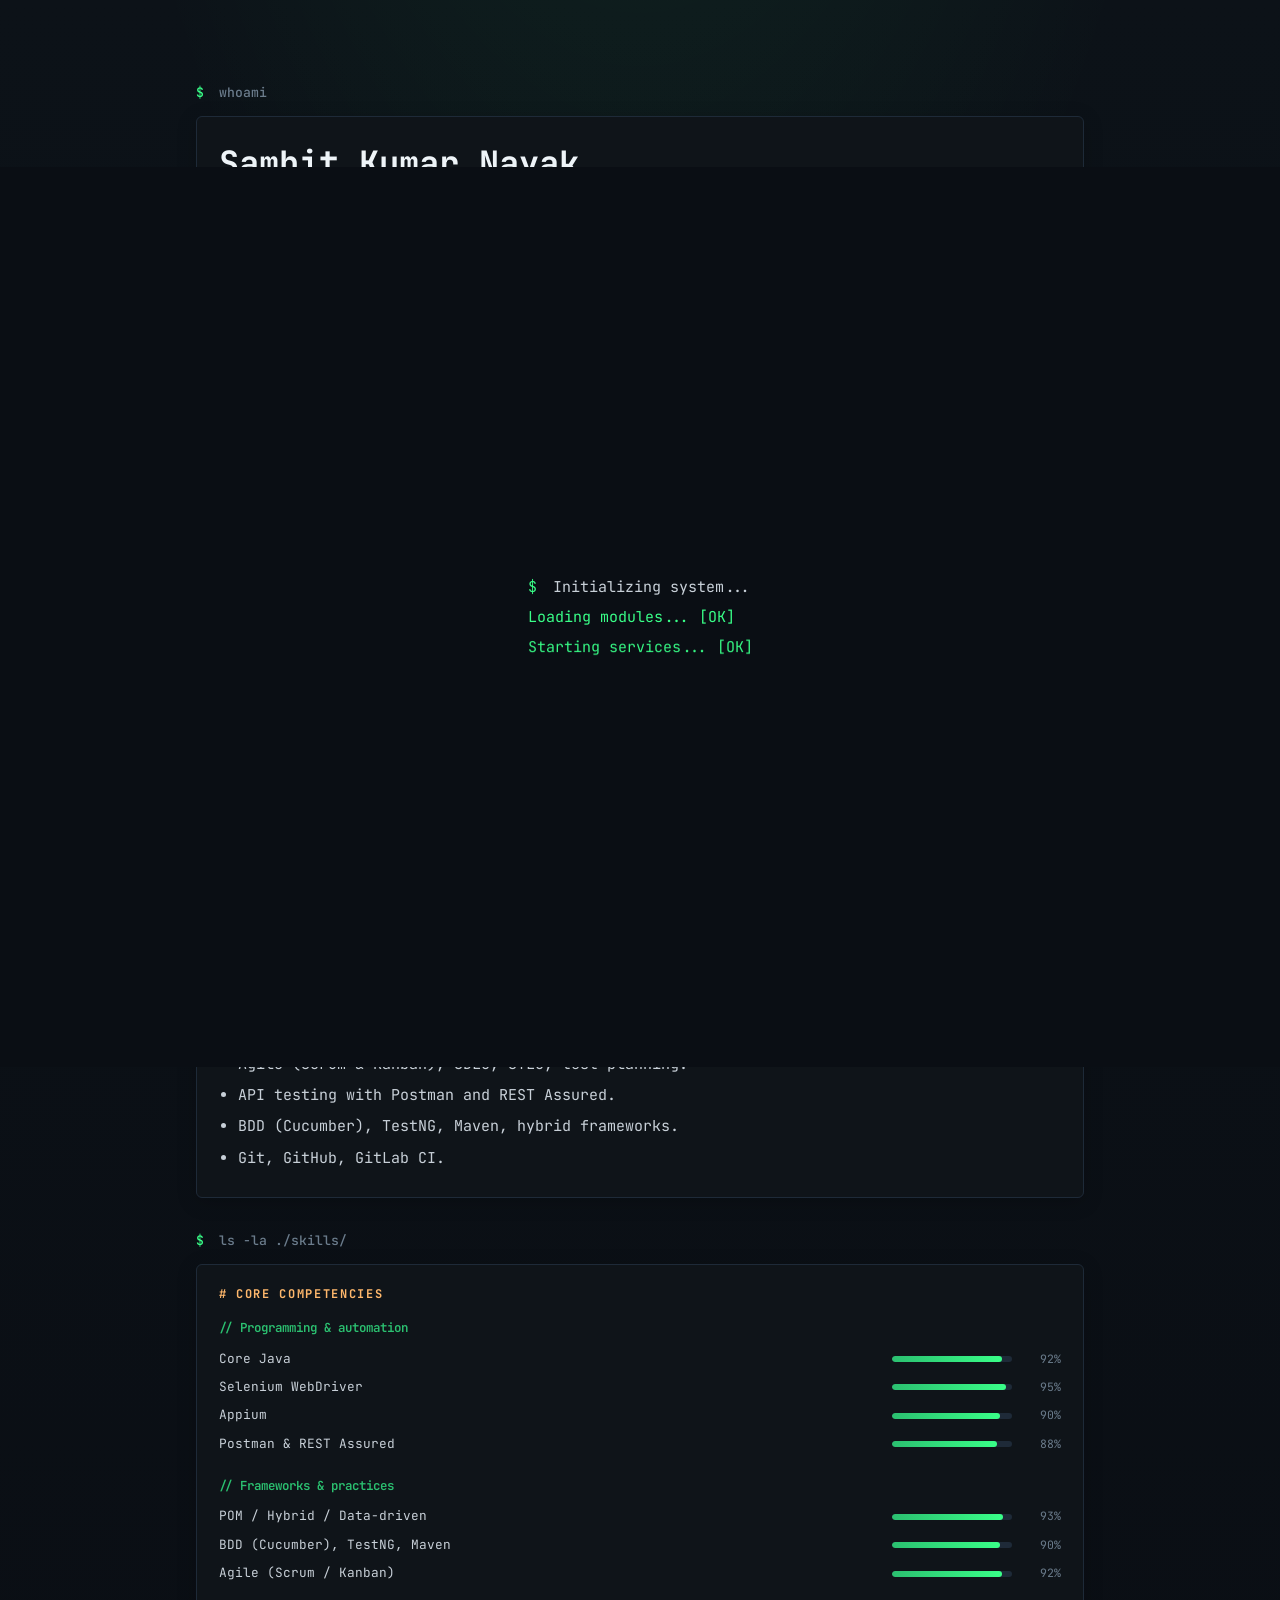
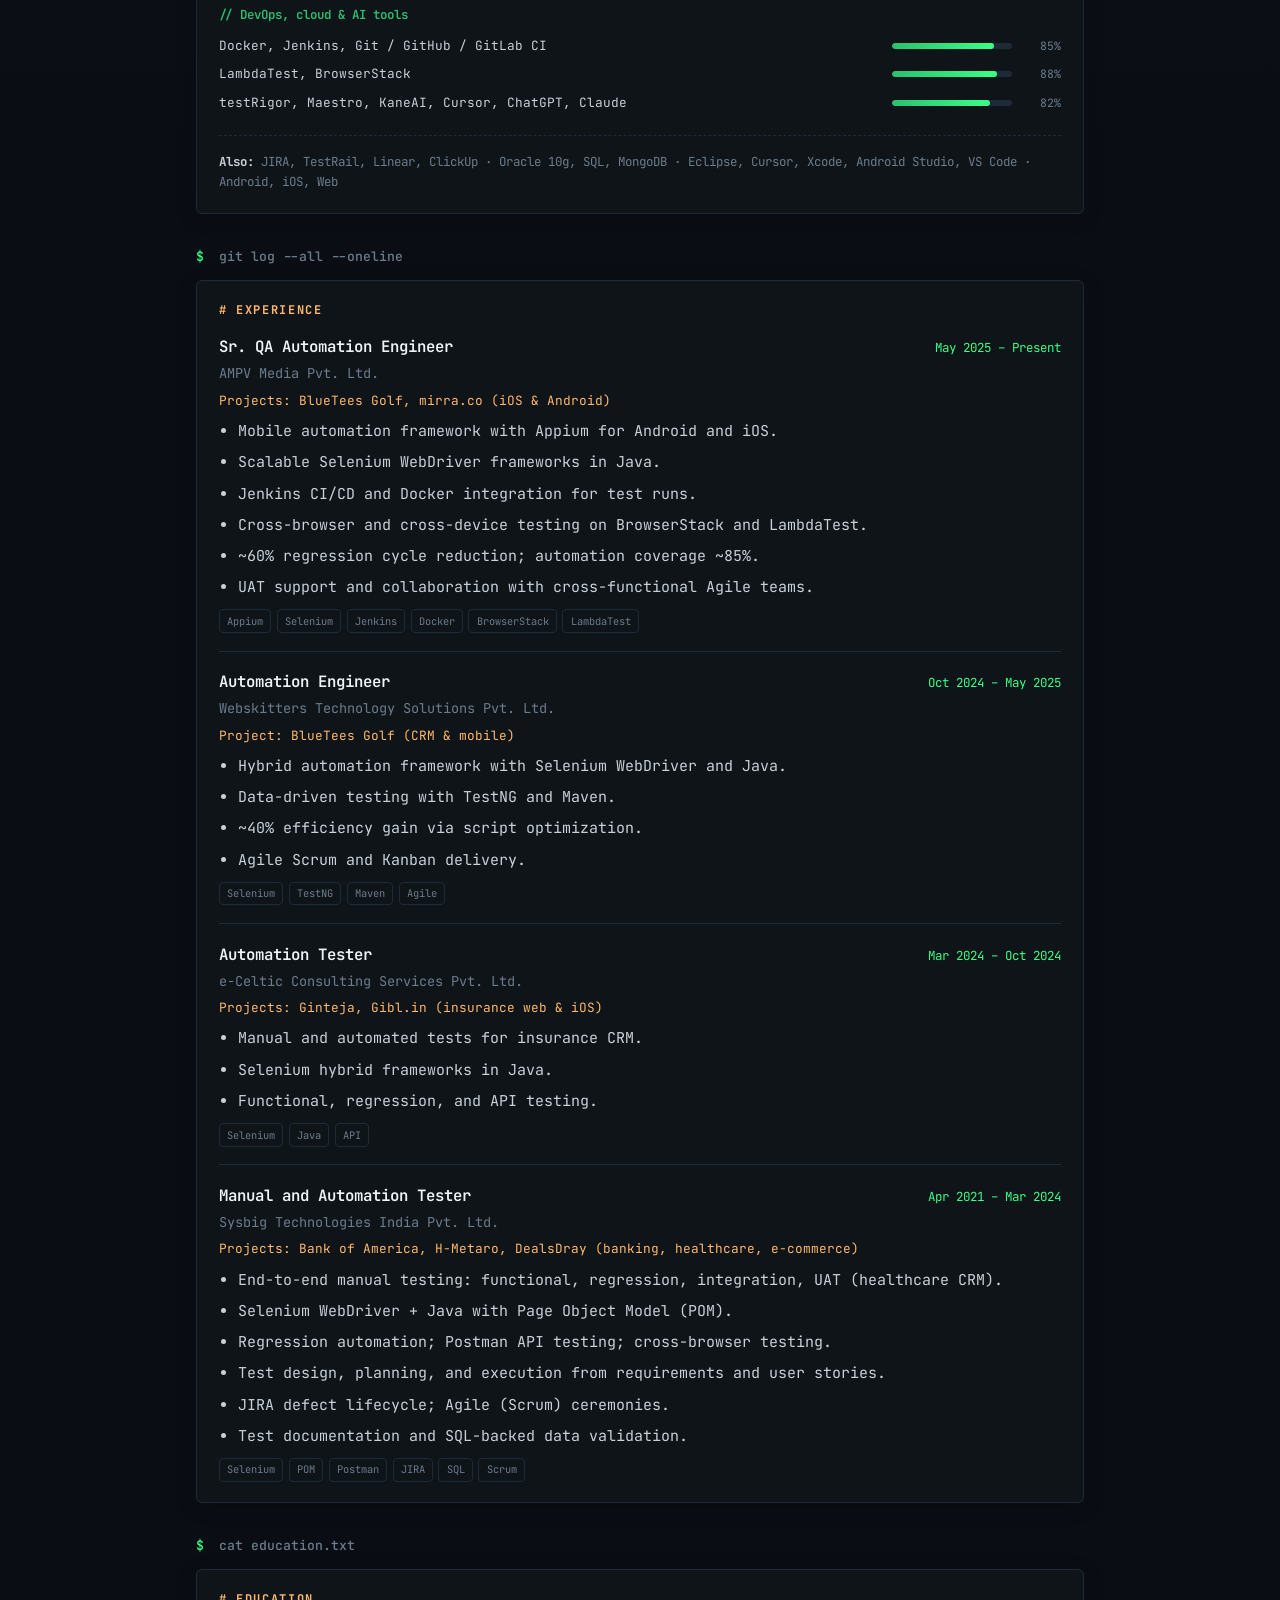
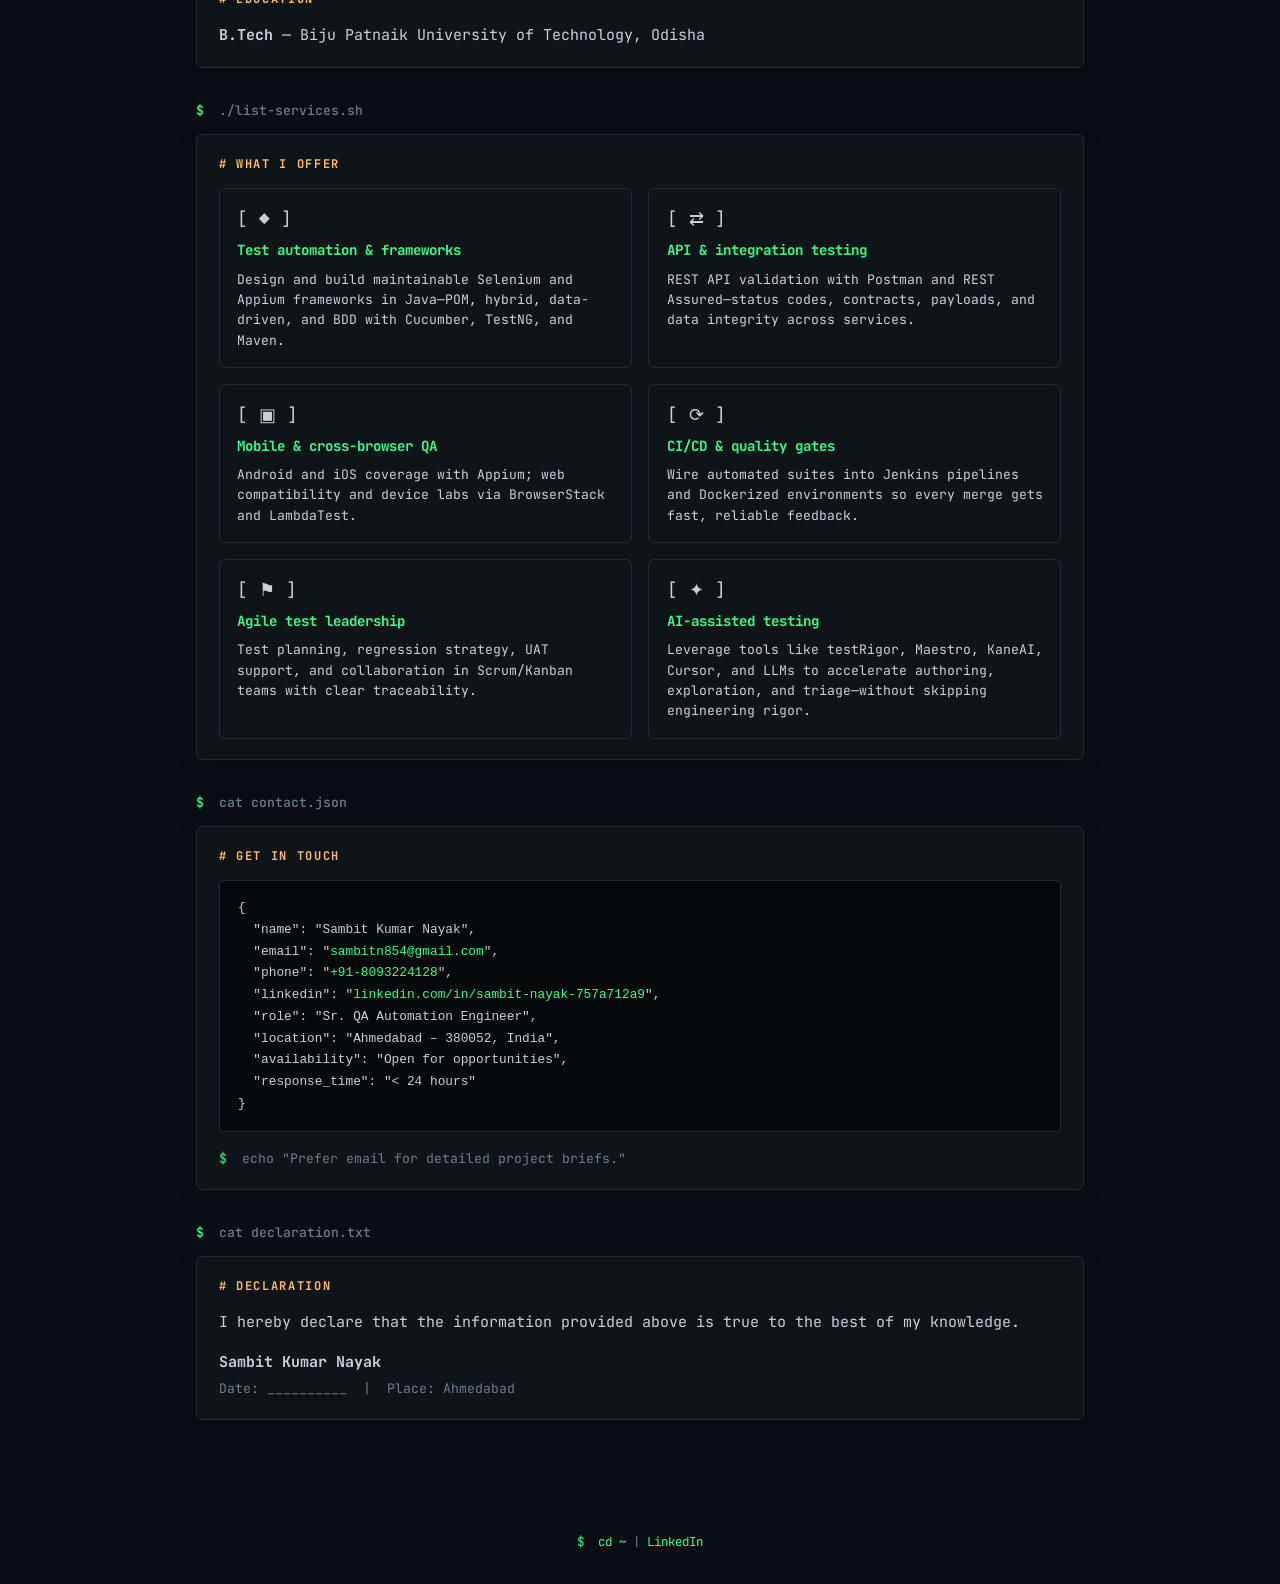
<file: home/index.html>
<!DOCTYPE html>
<html lang="en">
<head>
  <meta charset="UTF-8" />
  <meta http-equiv="refresh" content="0;url=../#home" />
  <meta name="viewport" content="width=device-width, initial-scale=1.0" />
  <title>Redirect…</title>
  <link rel="canonical" href="https://www.sambit.com/" />
</head>
<body style="margin:2rem;font-family:system-ui,sans-serif;background:#0a0e14;color:#c8d0d8">
  <p>Redirecting to <a href="../#home" style="color:#39ff88">single page</a>…</p>
</body>
</html>
</file>
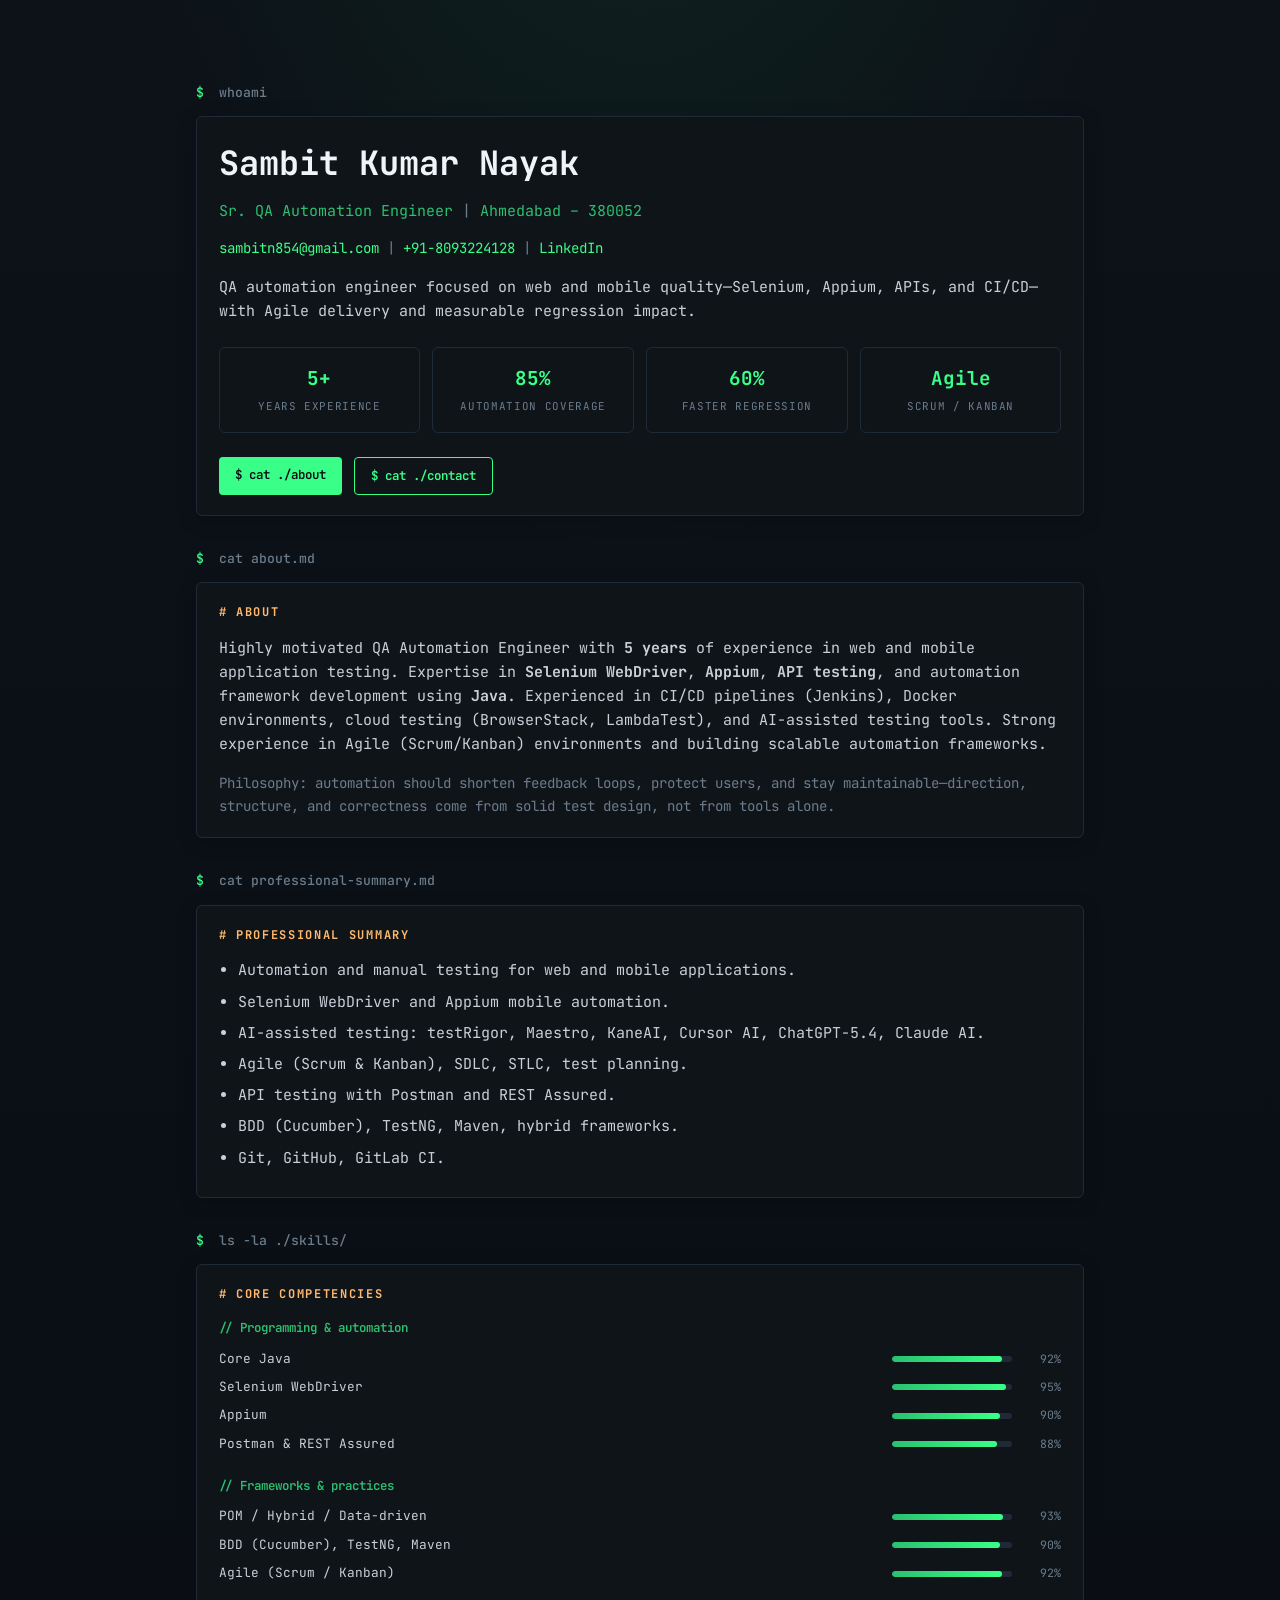
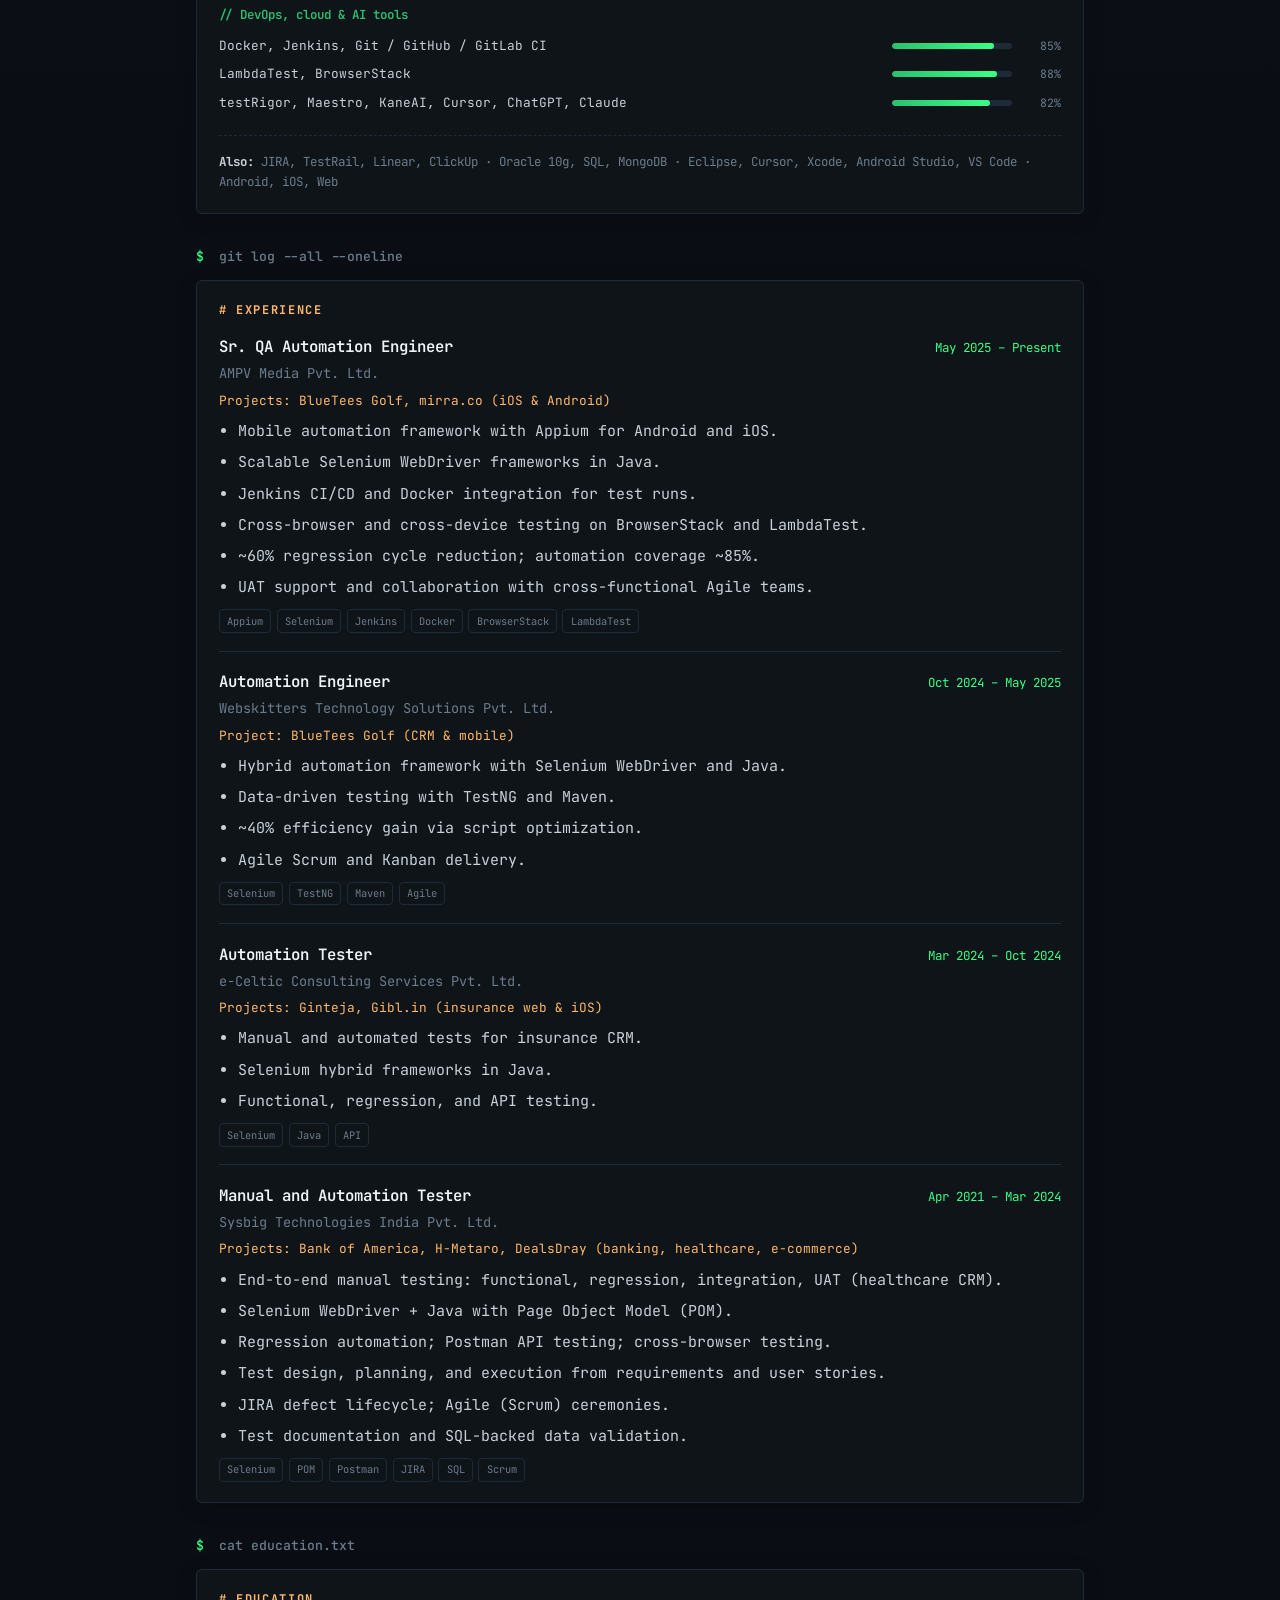
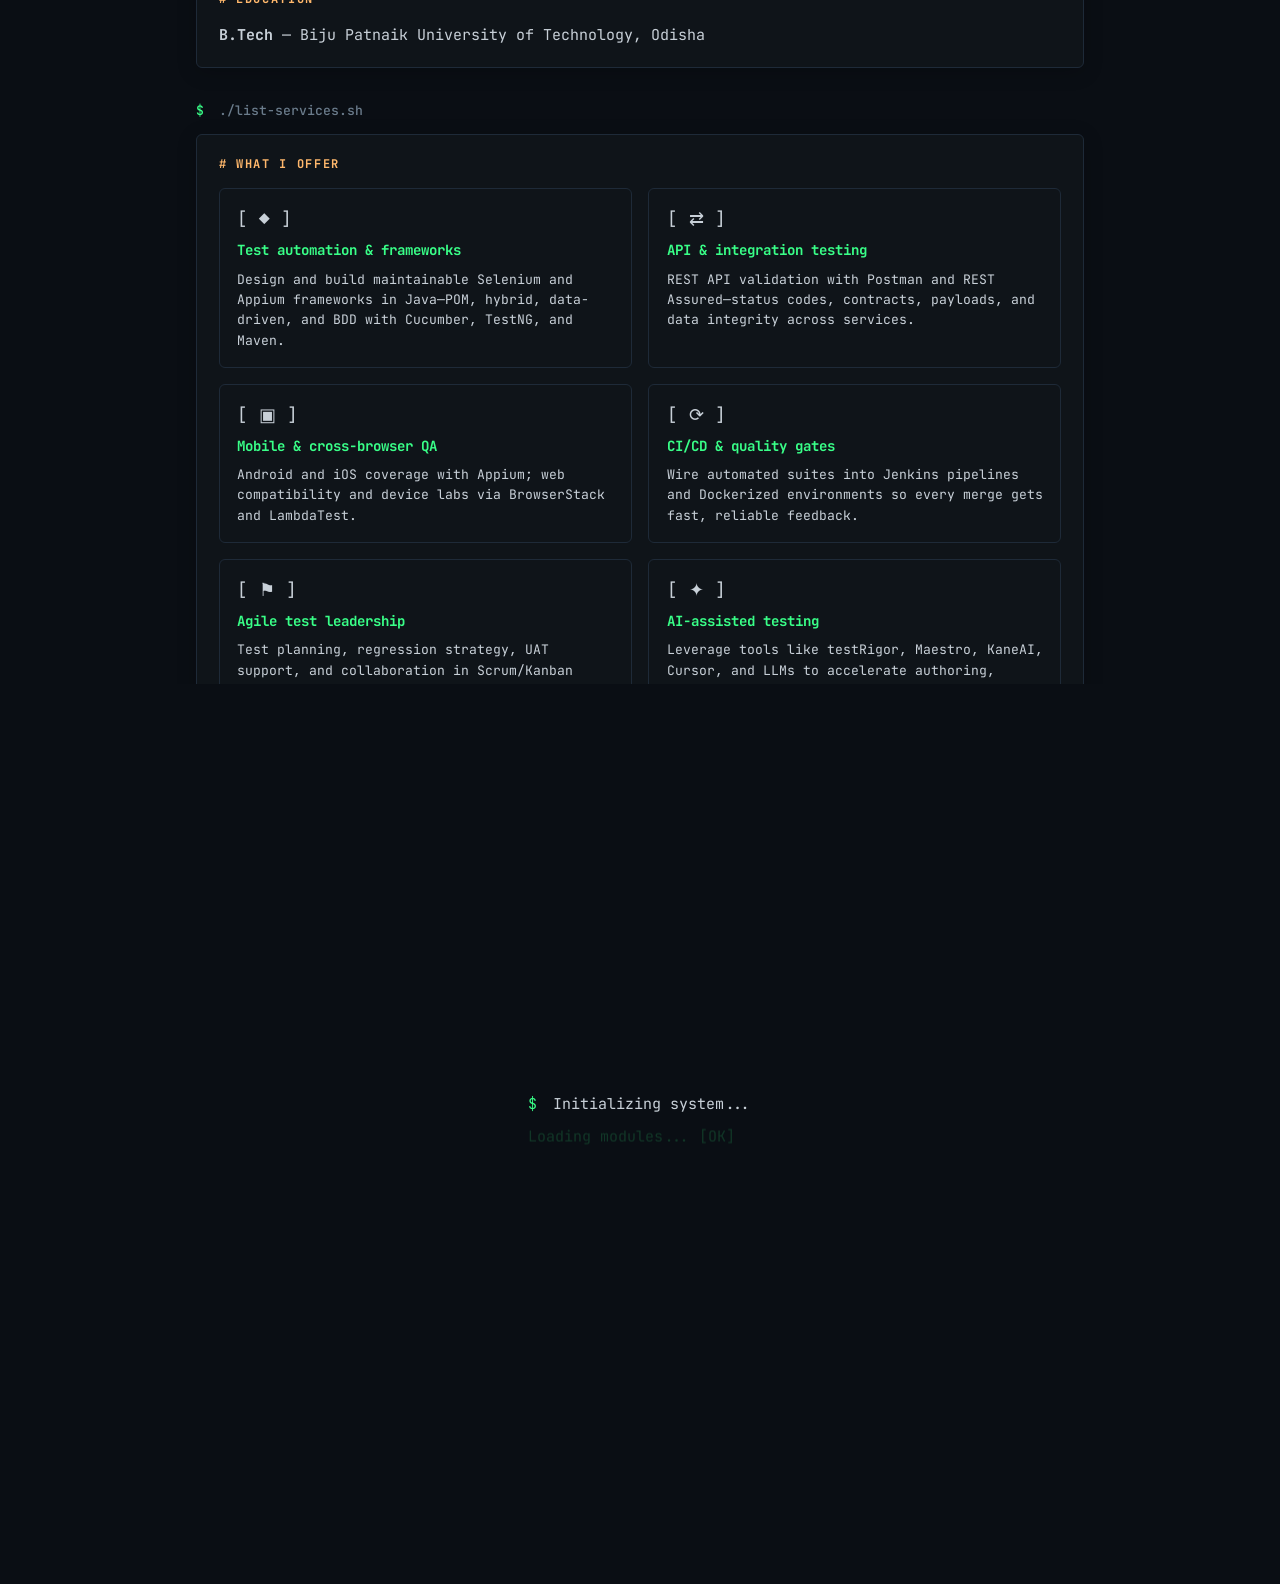
<file: services/index.html>
<!DOCTYPE html>
<html lang="en">
<head>
  <meta charset="UTF-8" />
  <meta http-equiv="refresh" content="0;url=../#services" />
  <meta name="viewport" content="width=device-width, initial-scale=1.0" />
  <title>Redirect…</title>
  <link rel="canonical" href="https://www.sambit.com/" />
</head>
<body style="margin:2rem;font-family:system-ui,sans-serif;background:#0a0e14;color:#c8d0d8">
  <p>Redirecting to <a href="../#services" style="color:#39ff88">#services</a>…</p>
</body>
</html>
</file>
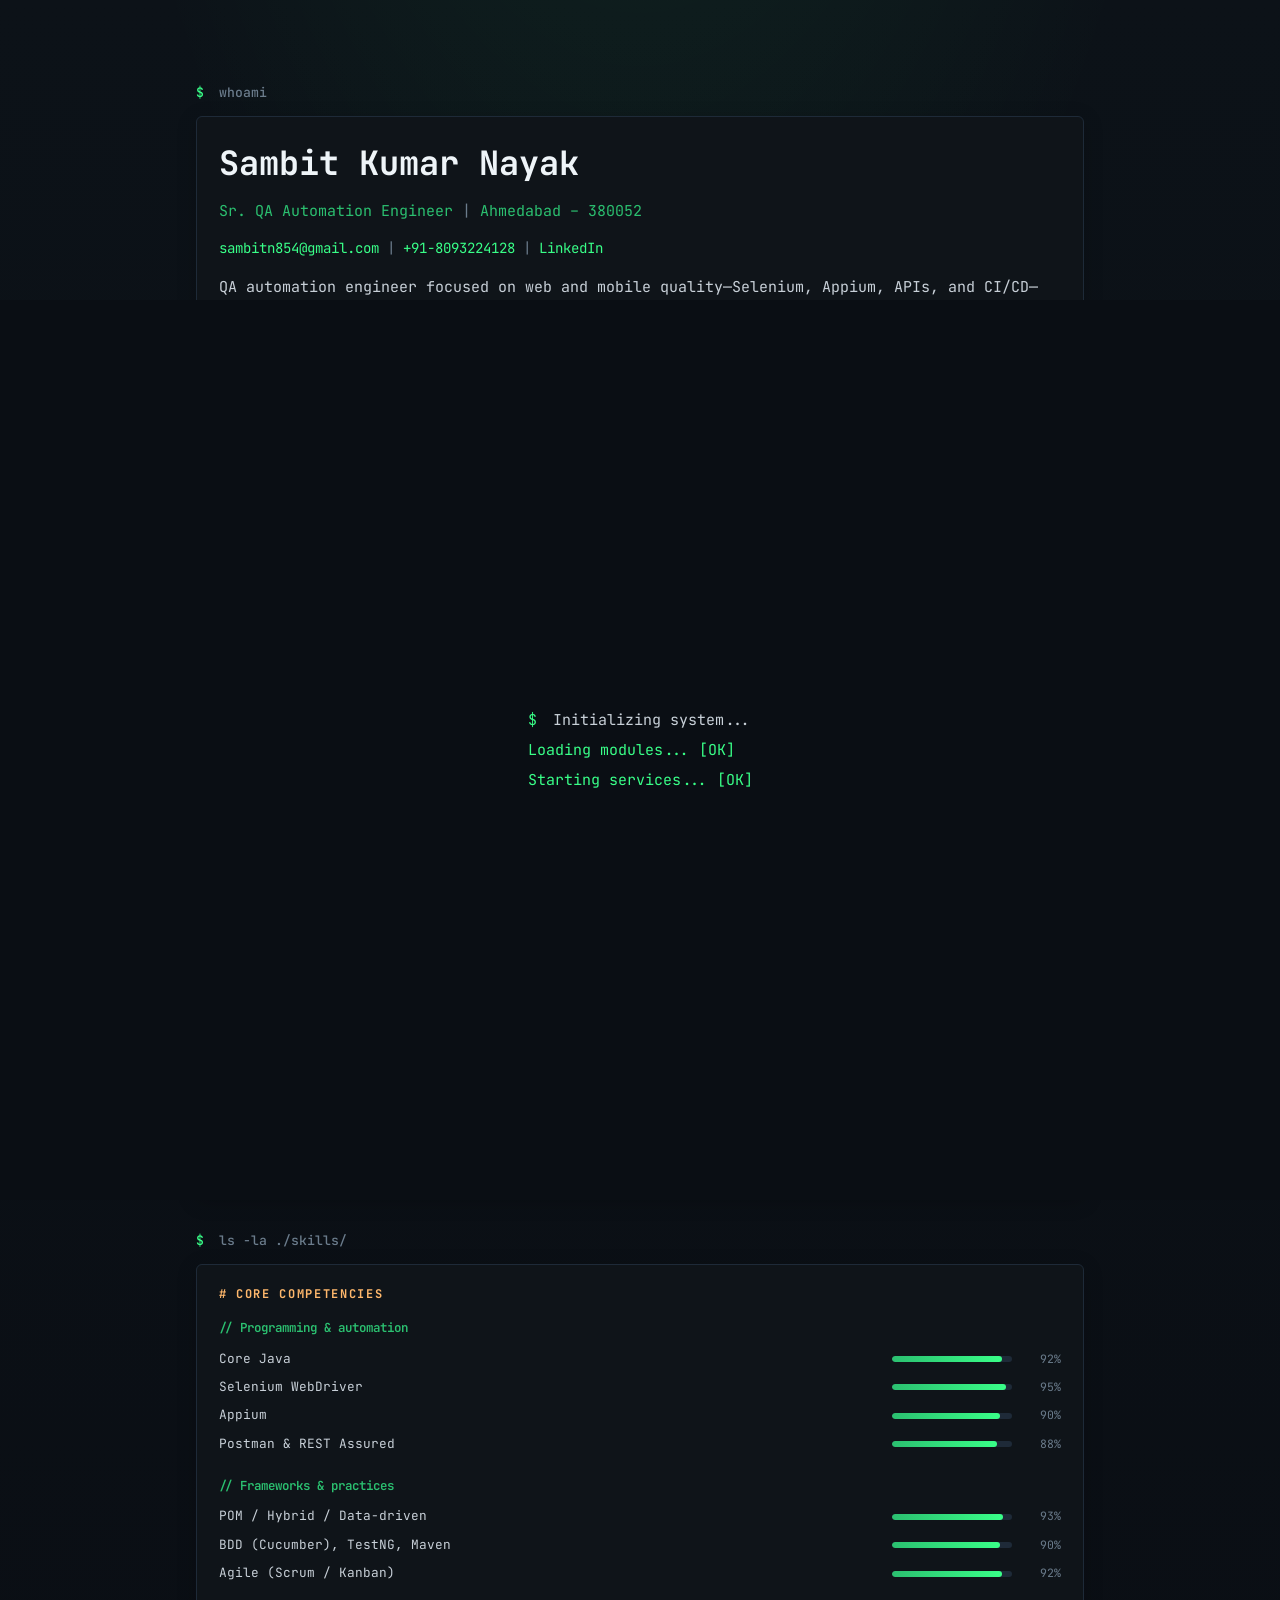
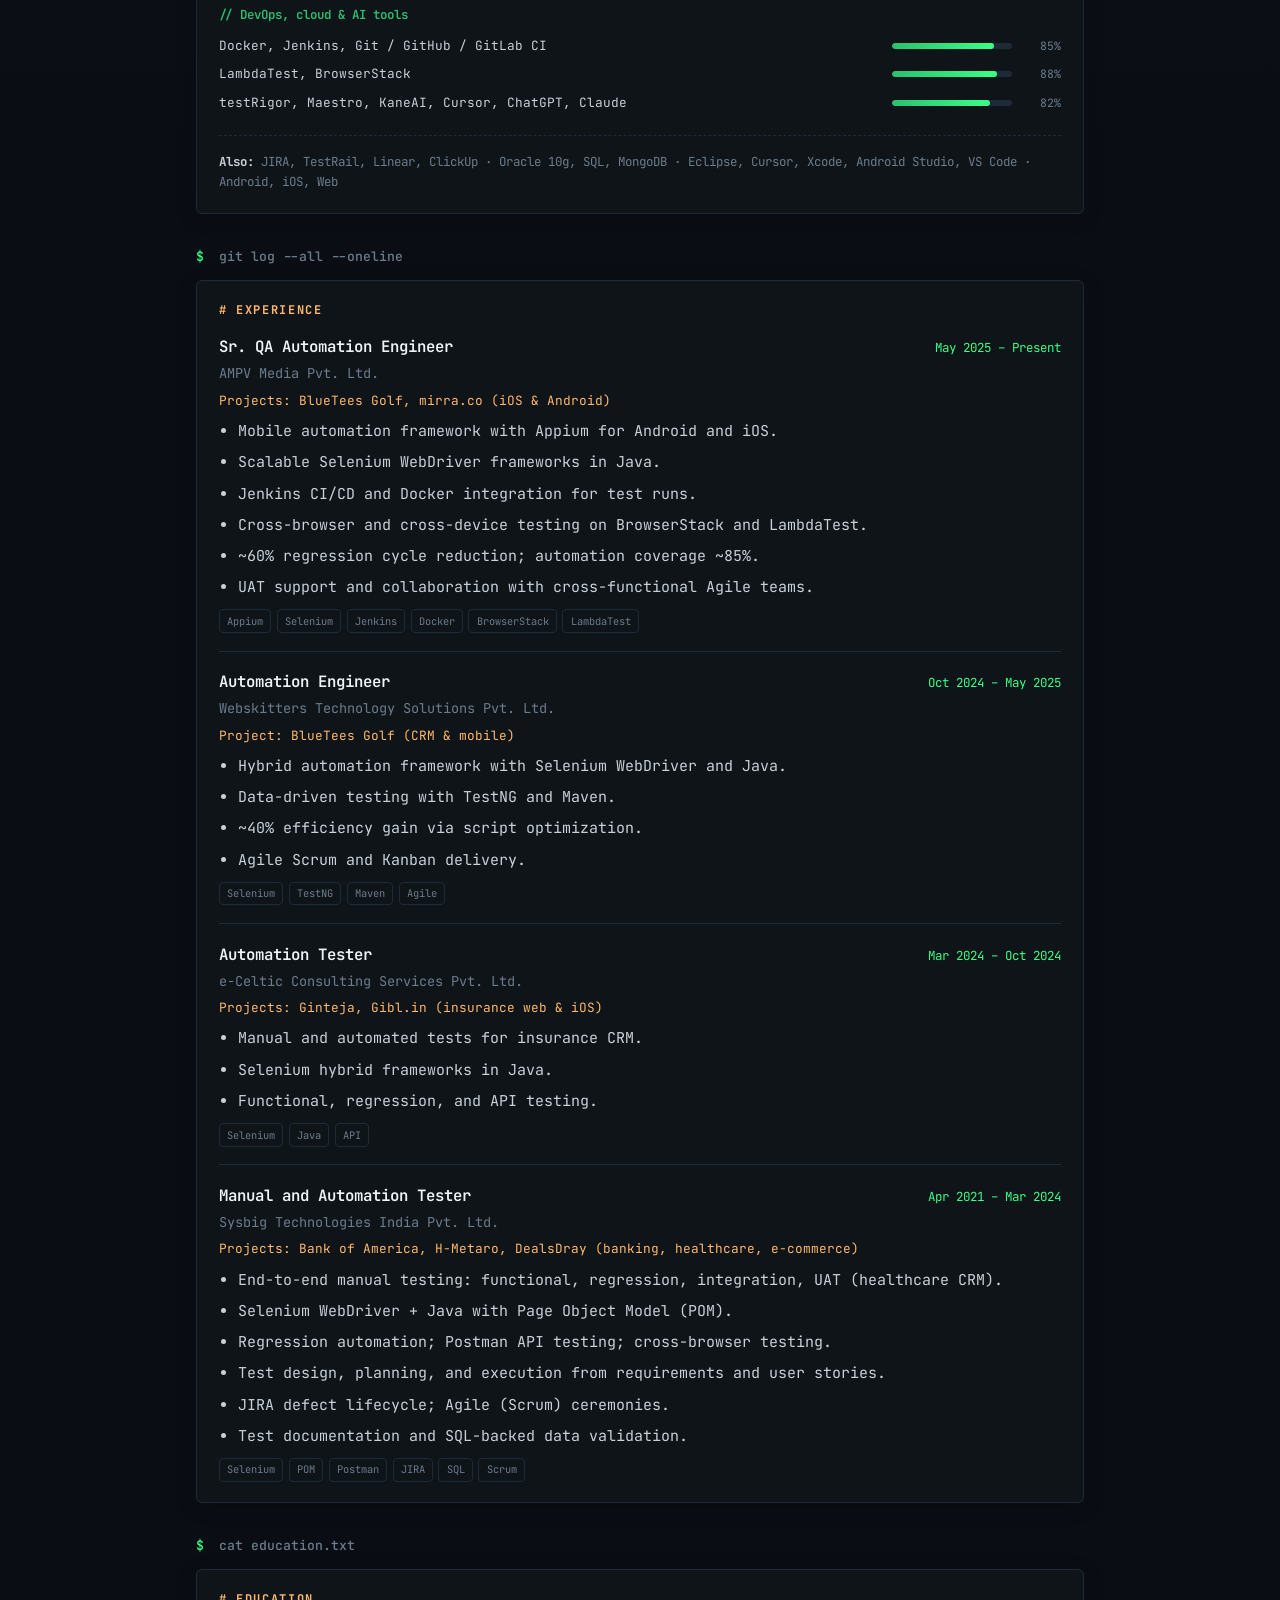
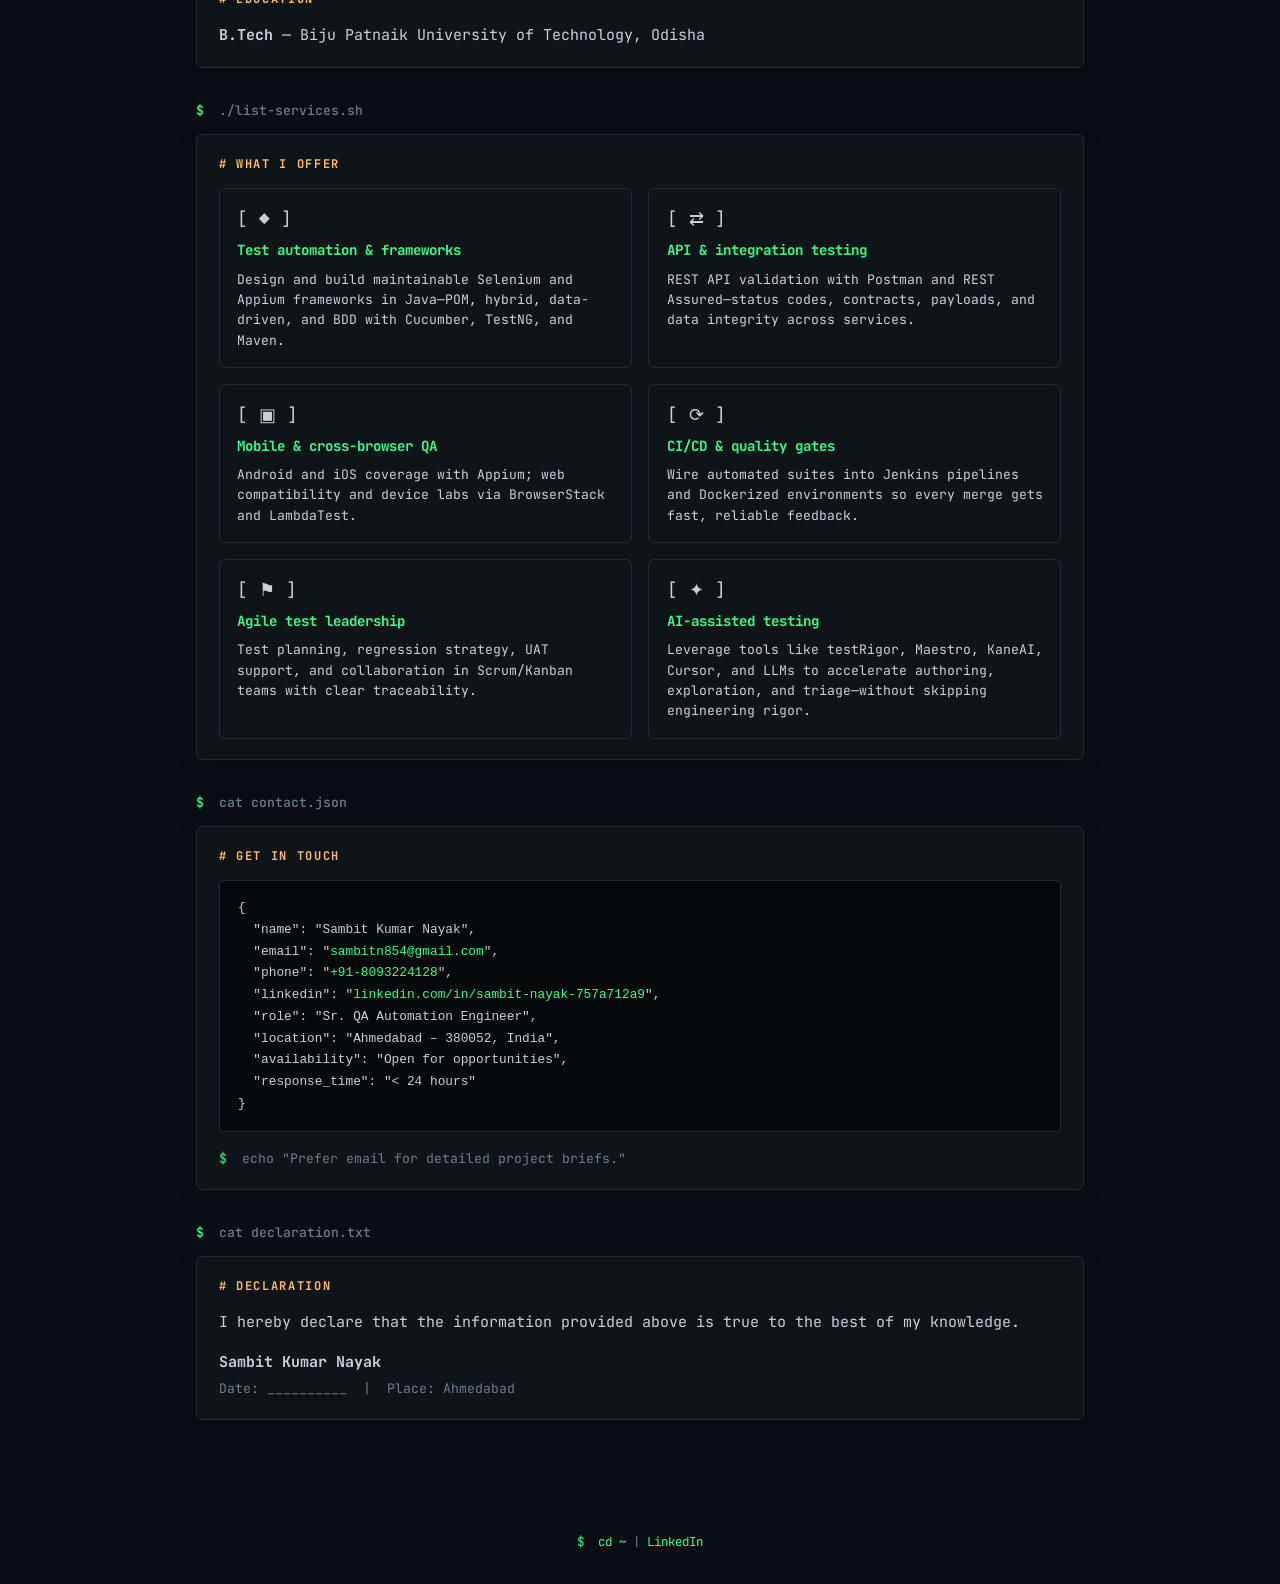
<file: skills/index.html>
<!DOCTYPE html>
<html lang="en">
<head>
  <meta charset="UTF-8" />
  <meta http-equiv="refresh" content="0;url=../#skills" />
  <meta name="viewport" content="width=device-width, initial-scale=1.0" />
  <title>Redirect…</title>
  <link rel="canonical" href="https://www.sambit.com/" />
</head>
<body style="margin:2rem;font-family:system-ui,sans-serif;background:#0a0e14;color:#c8d0d8">
  <p>Redirecting to <a href="../#skills" style="color:#39ff88">#skills</a>…</p>
</body>
</html>
</file>
<file: assets/site.css>
:root {
  --bg: #0a0e14;
  --bg-panel: #0f1419;
  --border: #1e2a38;
  --text: #c8d0d8;
  --muted: #6b7c8c;
  --accent: #39ff88;
  --accent-dim: #2bc070;
  --accent-glow: rgba(57, 255, 136, 0.1);
  --gold: #ffb86c;
  --font: "JetBrains Mono", ui-monospace, SFMono-Regular, monospace;
}

*,
*::before,
*::after {
  box-sizing: border-box;
}

html {
  scroll-behavior: smooth;
  scroll-padding-top: 4.25rem;
}

body {
  margin: 0;
  min-height: 100vh;
  font-family: var(--font);
  font-size: 15px;
  line-height: 1.6;
  color: var(--text);
  background: var(--bg);
  background-image:
    radial-gradient(ellipse 100% 60% at 50% -15%, var(--accent-glow), transparent 45%),
    linear-gradient(180deg, #0c1218 0%, var(--bg) 40%);
}

a {
  color: var(--accent);
  text-decoration: none;
}

a:hover {
  color: #7dffaf;
  text-decoration: underline;
}

.muted {
  color: var(--muted);
}

.prompt {
  color: var(--accent);
  margin-right: 0.45rem;
  user-select: none;
}

.scanlines {
  pointer-events: none;
  position: fixed;
  inset: 0;
  z-index: 50;
  opacity: 0.025;
  background: repeating-linear-gradient(
    0deg,
    transparent,
    transparent 2px,
    #000 2px,
    #000 3px
  );
}

/* Nav */
.site-header {
  position: sticky;
  top: 0;
  z-index: 100;
  border-bottom: 1px solid var(--border);
  background: rgba(10, 14, 20, 0.92);
  backdrop-filter: blur(8px);
}

.site-header-inner {
  max-width: 1040px;
  margin: 0 auto;
  padding: 0.65rem 1rem;
  display: flex;
  flex-wrap: wrap;
  align-items: center;
  justify-content: space-between;
  gap: 0.75rem;
}

.brand {
  font-size: 0.8rem;
  font-weight: 600;
  color: var(--text);
}

.brand span {
  color: var(--accent);
}

.site-nav {
  display: flex;
  flex-wrap: wrap;
  gap: 0.35rem 0.75rem;
  font-size: 0.78rem;
}

.site-nav a {
  color: var(--muted);
  padding: 0.25rem 0;
}

.site-nav a:hover {
  color: var(--accent);
}

.site-nav a.is-active {
  color: var(--accent);
  text-decoration: underline;
  text-underline-offset: 4px;
}

.wrap {
  max-width: 920px;
  margin: 0 auto;
  padding: 2rem 1rem 3rem;
}

.page-main {
  padding-bottom: 4rem;
}

.page-section {
  scroll-margin-top: 4.25rem;
}

.page-section + .page-section {
  margin-top: 0.5rem;
}

.section-cmd {
  font-size: 0.82rem;
  font-weight: 500;
  color: var(--muted);
  margin: 0 0 0.85rem;
}

.panel {
  background: var(--bg-panel);
  border: 1px solid var(--border);
  border-radius: 6px;
  padding: 1.25rem 1.35rem;
  margin-bottom: 2rem;
  box-shadow: 0 4px 20px rgba(0, 0, 0, 0.2);
}

.hash-title {
  margin: 0 0 0.85rem;
  font-size: 0.75rem;
  font-weight: 700;
  letter-spacing: 0.14em;
  text-transform: uppercase;
  color: var(--gold);
}

.lead {
  margin: 0;
}

.hero-name {
  margin: 0;
  font-size: clamp(1.6rem, 4vw, 2.1rem);
  font-weight: 700;
  color: #eef4f8;
}

.hero-role {
  margin: 0.5rem 0 0;
  color: var(--accent-dim);
}

.hero-meta {
  margin: 0.85rem 0 0;
  font-size: 0.88rem;
}

.stats {
  display: grid;
  grid-template-columns: repeat(4, 1fr);
  gap: 0.75rem;
  margin-top: 1.5rem;
}

@media (max-width: 640px) {
  .stats {
    grid-template-columns: repeat(2, 1fr);
  }
}

.stat {
  border: 1px solid var(--border);
  border-radius: 6px;
  padding: 0.9rem;
  text-align: center;
}

.stat-num {
  display: block;
  font-size: 1.2rem;
  font-weight: 700;
  color: var(--accent);
}

.stat-label {
  font-size: 0.68rem;
  color: var(--muted);
  text-transform: uppercase;
  letter-spacing: 0.06em;
}

.bullet-list {
  margin: 0;
  padding-left: 1.2rem;
}

.bullet-list li {
  margin-bottom: 0.45rem;
}

/* Skills */
.skill-group {
  margin-bottom: 1.35rem;
}

.skill-group:last-child {
  margin-bottom: 0;
}

.skill-group-title {
  margin: 0 0 0.65rem;
  font-size: 0.78rem;
  font-weight: 600;
  color: var(--accent-dim);
}

.skill-bar {
  display: grid;
  grid-template-columns: minmax(0, 1fr) minmax(80px, 120px) 40px;
  align-items: center;
  gap: 0.6rem;
  margin-bottom: 0.5rem;
}

@media (max-width: 520px) {
  .skill-bar {
    grid-template-columns: 1fr;
  }

  .skill-bar .pct {
    justify-self: start;
  }
}

.skill-name {
  font-size: 0.8rem;
}

.bar {
  height: 6px;
  background: var(--border);
  border-radius: 3px;
  overflow: hidden;
}

.bar i {
  display: block;
  height: 100%;
  background: linear-gradient(90deg, var(--accent-dim), var(--accent));
  border-radius: 3px;
}

.pct {
  font-size: 0.72rem;
  color: var(--muted);
  text-align: right;
}

/* Experience */
.job {
  padding: 1.1rem 0;
  border-bottom: 1px solid var(--border);
}

.job:first-of-type {
  padding-top: 0;
}

.job:last-child {
  border-bottom: none;
  padding-bottom: 0;
}

.job-head {
  display: flex;
  flex-wrap: wrap;
  justify-content: space-between;
  gap: 0.35rem 1rem;
  align-items: baseline;
}

.job-title {
  margin: 0;
  font-size: 0.98rem;
  font-weight: 600;
  color: #eef4f8;
}

.job-dates {
  margin: 0;
  font-size: 0.78rem;
  color: var(--accent);
}

.job-co {
  margin: 0.25rem 0 0;
  font-size: 0.85rem;
  color: var(--muted);
}

.job-proj {
  margin: 0.35rem 0 0.5rem;
  font-size: 0.8rem;
  color: var(--gold);
}

.tag-row {
  display: flex;
  flex-wrap: wrap;
  gap: 0.35rem;
  margin-top: 0.65rem;
}

.tag {
  font-size: 0.65rem;
  padding: 0.15rem 0.45rem;
  border: 1px solid var(--border);
  border-radius: 4px;
  color: var(--muted);
}

/* Services grid */
.service-grid {
  display: grid;
  gap: 1rem;
}

@media (min-width: 560px) {
  .service-grid {
    grid-template-columns: repeat(2, 1fr);
  }
}

.service-card {
  border: 1px solid var(--border);
  border-radius: 6px;
  padding: 1rem 1.1rem;
  background: rgba(15, 20, 25, 0.6);
}

.service-card h3 {
  margin: 0 0 0.5rem;
  font-size: 0.88rem;
  color: var(--accent);
}

.service-card p {
  margin: 0;
  font-size: 0.82rem;
  color: var(--text);
  line-height: 1.55;
}

.service-icon {
  font-size: 1.1rem;
  margin-bottom: 0.35rem;
  display: block;
}

/* Contact JSON */
.json-block {
  margin: 0;
  padding: 1rem 1.15rem;
  font-size: 0.8rem;
  line-height: 1.7;
  overflow-x: auto;
  background: #06090c;
  border-radius: 4px;
  border: 1px solid var(--border);
}

.site-footer {
  max-width: 920px;
  margin: 0 auto;
  padding: 1rem 1rem 2rem;
  font-size: 0.78rem;
  color: var(--muted);
  text-align: center;
}

/* Boot overlay (home only) */
.boot-overlay {
  position: fixed;
  inset: 0;
  z-index: 200;
  display: flex;
  align-items: center;
  justify-content: center;
  background: var(--bg);
  transition: opacity 0.45s ease, visibility 0.45s ease;
}

.boot-overlay.done {
  opacity: 0;
  visibility: hidden;
  pointer-events: none;
}

.boot-line {
  margin: 0;
  line-height: 2;
  opacity: 0;
  animation: bootFade 0.35s ease forwards;
}

.boot-line:nth-child(1) {
  animation-delay: 0.08s;
}

.boot-line:nth-child(2) {
  animation-delay: 0.45s;
}

.boot-line:nth-child(3) {
  animation-delay: 0.8s;
}

.ok {
  color: var(--accent);
}

@keyframes bootFade {
  from {
    opacity: 0;
    transform: translateY(3px);
  }

  to {
    opacity: 1;
    transform: translateY(0);
  }
}

.cta-row {
  margin-top: 1.5rem;
  display: flex;
  flex-wrap: wrap;
  gap: 0.75rem;
}

.btn {
  display: inline-block;
  padding: 0.5rem 1rem;
  font-family: var(--font);
  font-size: 0.78rem;
  font-weight: 600;
  color: var(--bg);
  background: var(--accent);
  border-radius: 4px;
  border: none;
  cursor: pointer;
}

.btn:hover {
  filter: brightness(1.08);
  text-decoration: none;
  color: var(--bg);
}

.btn-ghost {
  background: transparent;
  color: var(--accent);
  border: 1px solid var(--accent);
}

.btn-ghost:hover {
  background: rgba(57, 255, 136, 0.08);
}
</file>
